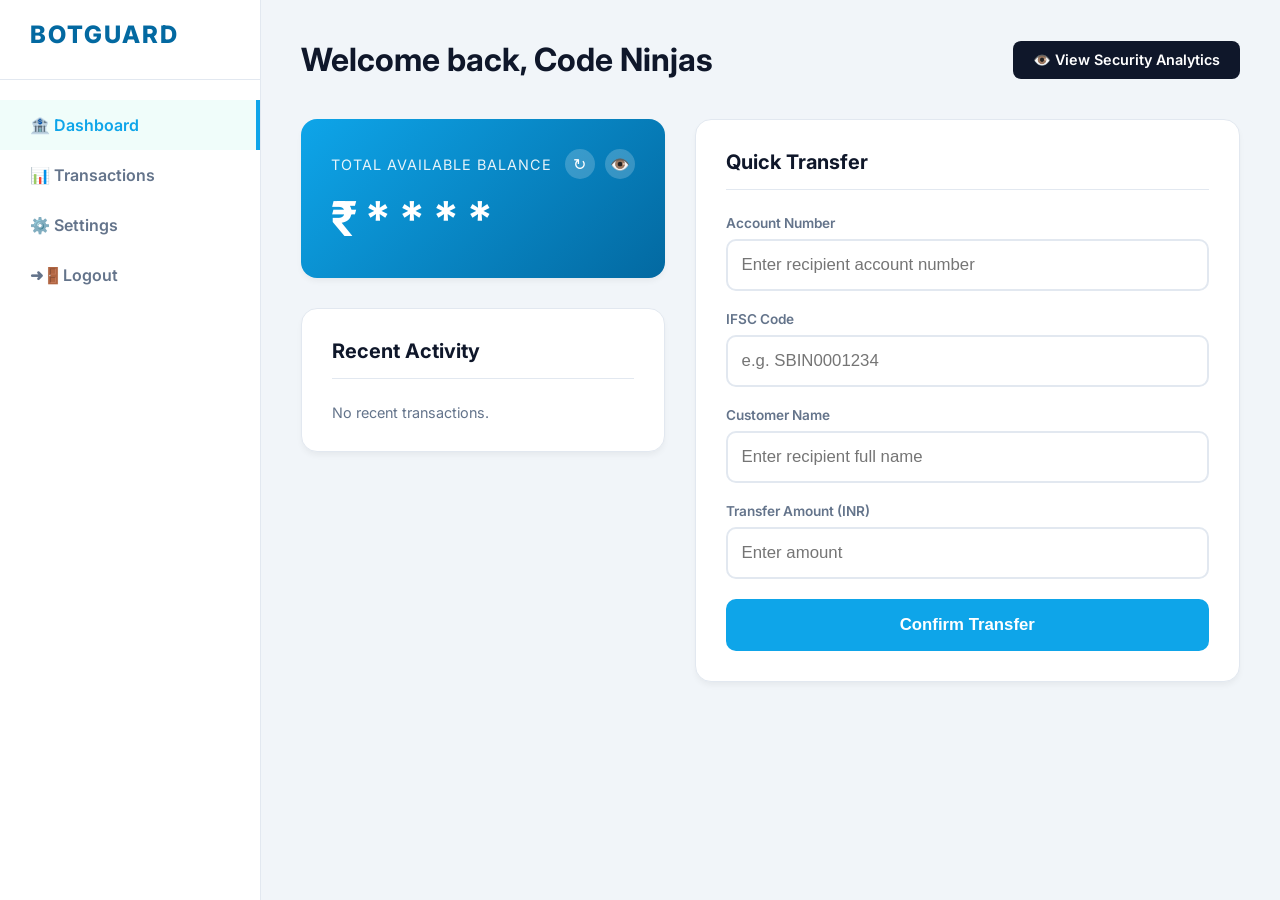
<file: BotGuard/index.html>
<!DOCTYPE html>
<html lang="en">
<head>
    <meta charset="UTF-8">
    <meta name="viewport" content="width=device-width, initial-scale=1.0">
    <title>B O T G U A R D | Dashboard</title>
    <link href="https://fonts.googleapis.com/css2?family=Inter:wght@300;400;500;600;700;800&display=swap" rel="stylesheet">
    <style>
        :root { --primary: #0ea5e9; --primary-dark: #0284c7; --bg-body: #f1f5f9; --bg-surface: #ffffff; --text-main: #0f172a; --text-muted: #64748b; --border: #e2e8f0; }
        body { margin: 0; font-family: 'Inter', sans-serif; background-color: var(--bg-body); color: var(--text-main); display: flex; height: 100vh; overflow: hidden; }
        .sidebar { width: 260px; background: var(--bg-surface); border-right: 1px solid var(--border); display: flex; flex-direction: column; padding: 20px 0; }
        .brand { font-size: 1.5rem; font-weight: 800; color: #0369a1; letter-spacing: 2px; padding: 0 30px 30px 30px; border-bottom: 1px solid var(--border); margin-bottom: 20px; }
        .nav-item { padding: 15px 30px; color: var(--text-muted); text-decoration: none; font-weight: 600; display: flex; align-items: center; gap: 10px; transition: all 0.2s; }
        .nav-item.active { color: var(--primary); background: #f0fdfa; border-right: 4px solid var(--primary); }
        .nav-item:hover:not(.active) { background: #f8fafc; color: var(--text-main); }
        .main-content { flex: 1; padding: 40px; overflow-y: auto; }
        .header { display: flex; justify-content: space-between; align-items: center; margin-bottom: 40px; }
        .header h1 { margin: 0; font-size: 2rem; color: var(--text-main); }
        .btn-analytics { background: #0f172a; color: white; padding: 10px 20px; border-radius: 8px; text-decoration: none; font-weight: 600; font-size: 0.9rem; display: flex; align-items: center; gap: 8px; transition: background 0.2s; }
        .btn-analytics:hover { background: #1e293b; }
        .dashboard-grid { display: grid; grid-template-columns: 1fr 1.5fr; gap: 30px; }
        .card { background: var(--bg-surface); border-radius: 16px; padding: 30px; box-shadow: 0 4px 6px -1px rgba(0, 0, 0, 0.05); border: 1px solid var(--border); }
        .balance-card { background: linear-gradient(135deg, #0ea5e9 0%, #0369a1 100%); color: white; border: none; }
        .balance-header { display: flex; justify-content: space-between; align-items: center; margin-bottom: 10px; }
        .balance-label { font-size: 0.9rem; opacity: 0.9; text-transform: uppercase; letter-spacing: 1px; }
        .balance-toggle { cursor: pointer; background: rgba(255, 255, 255, 0.2); border: none; border-radius: 50%; width: 30px; height: 30px; display: flex; align-items: center; justify-content: center; transition: background 0.2s; color: white; font-size: 1rem;}
        .balance-toggle:hover { background: rgba(255, 255, 255, 0.3); }
        .balance-amount { font-size: 3rem; font-weight: 700; margin: 0; letter-spacing: -1px; transition: all 0.3s ease; }
        .transaction-list { display: flex; flex-direction: column; gap: 15px; }
        .transaction-item { display: flex; justify-content: space-between; align-items: center; padding-bottom: 15px; border-bottom: 1px solid var(--border); animation: slideIn 0.3s ease-out; }
        @keyframes slideIn { from { opacity: 0; transform: translateX(-10px); } to { opacity: 1; transform: translateX(0); } }
        .tx-name { font-weight: 600; color: var(--text-main); margin-bottom: 4px; }
        .tx-details { font-size: 0.8rem; color: var(--text-muted); }
        .tx-amount { font-weight: 700; color: #ef4444; }
        .card-title { font-size: 1.25rem; font-weight: 700; margin: 0 0 25px 0; padding-bottom: 15px; border-bottom: 1px solid var(--border); }
        .input-group { margin-bottom: 20px; }
        .input-group label { display: block; font-size: 0.85rem; font-weight: 600; color: var(--text-muted); margin-bottom: 8px; }
        .input-group input { width: 100%; padding: 14px; border: 2px solid var(--border); border-radius: 10px; font-size: 1.05rem; box-sizing: border-box; outline: none; transition: border-color 0.2s; }
        .input-group input:focus { border-color: var(--primary); }
        .transfer-btn { width: 100%; padding: 16px; margin-top: 10px; background: var(--primary); color: white; border: none; border-radius: 10px; font-size: 1.05rem; font-weight: 600; cursor: pointer; transition: all 0.05s linear; position: relative; z-index: 2; }
        .transfer-btn:hover { background: var(--primary-dark); }
        .modal-overlay { display: none; position: fixed; top: 0; left: 0; right: 0; bottom: 0; background: rgba(15, 23, 42, 0.8); backdrop-filter: blur(5px); justify-content: center; align-items: center; z-index: 1000; }
        .modal-content { background: white; padding: 40px; border-radius: 20px; text-align: center; max-width: 400px; }
        .modal-content h2 { margin: 0 0 10px 0; }
        .modal-content p { color: var(--text-muted); margin-bottom: 30px; }
        .target-icon { font-size: 4rem; background: #f8fafc; border: 3px solid var(--primary); padding: 20px; border-radius: 50%; cursor: pointer; display: inline-block; user-select: none; }
        .target-icon:active { transform: scale(0.95); }
    </style>
</head>
<body>

    <aside class="sidebar">
        <div class="brand">BOTGUARD</div>
        <a href="#" class="nav-item active">🏦 Dashboard</a>
        <a href="transactions.html" class="nav-item">📊 Transactions</a>
        <a href="settings.html" class="nav-item">⚙️ Settings</a>
        <a href="login.html" class="nav-item">➜🚪Logout</a>
    </aside>

    <main class="main-content">
        <div class="header">
            <h1>Welcome back, Code Ninjas</h1>
            <a href="analytics.html" class="btn-analytics">👁️ View Security Analytics</a>
        </div>

        <div class="dashboard-grid">
            
            <div style="display: flex; flex-direction: column; gap: 30px;">
                <div class="card balance-card">
                    <div class="balance-header">
                        <div class="balance-label">Total Available Balance</div>
                        
                        <div style="display: flex; gap: 10px;">
                            <button class="balance-toggle" id="reset-demo-btn" title="Reset Demo Balance">↻</button>
                            <button class="balance-toggle" id="toggle-balance" title="Show/Hide Balance">👁️</button>
                        </div>
                    </div>
                    <div class="balance-amount" id="balance-display">₹ * * * *</div>
                </div>
                
                <div class="card">
                    <h3 class="card-title">Recent Activity</h3>
                    <div id="transaction-list" class="transaction-list">
                        <p id="no-tx-msg" style="color: var(--text-muted); font-size: 0.9rem; margin: 0;">No recent transactions.</p>
                    </div>
                </div>
            </div>

            <div class="card">
                <h2 class="card-title">Quick Transfer</h2>
                
                <div class="input-group">
                    <label>Account Number</label>
                    <input type="text" id="tx-account" placeholder="Enter recipient account number">
                </div>

                <div class="input-group">
                    <label>IFSC Code</label>
                    <input type="text" id="tx-ifsc" placeholder="e.g. SBIN0001234">
                </div>

                <div class="input-group">
                    <label>Customer Name</label>
                    <input type="text" id="tx-name" placeholder="Enter recipient full name">
                </div>
                
                <div class="input-group">
                    <label>Transfer Amount (INR)</label>
                    <input type="number" id="tx-amount" placeholder="Enter amount">
                </div>

                <div style="position: relative; margin-top: 10px;">
                    <div id="bot-trap-area" style="position: absolute; top: 0; left: 0; width: 100%; height: 100%; z-index: 1; border-radius: 10px; cursor: pointer; background: transparent;"></div>
                    
                    <button class="transfer-btn" id="transfer-btn" style="margin-top: 0; position: relative; z-index: 2;">Confirm Transfer</button>
                </div>
            </div>
        </div>
    </main>

    <div class="modal-overlay" id="security-modal">
        <div class="modal-content">
            <h2>Security Verification</h2>
            <p>Please tap the icon below to verify you are human and authorize this transfer.</p>
            <div class="target-icon" id="target-icon">🐶</div>
        </div>
    </div>

    <script>
        // --- CENTRAL LOGGING FUNCTION FOR TRAP KICKOUTS ---
        function logAuthAttempt(isBot, reason = "") {
            let history = JSON.parse(localStorage.getItem('botguardLoginHistory')) || [];
            const now = new Date();
            const dateStr = now.toLocaleDateString('en-US', { month: 'short', day: 'numeric', year: 'numeric' });
            const timeStr = now.toLocaleTimeString([], { hour: '2-digit', minute: '2-digit', second: '2-digit' });

            let riskLabel = isBot ? "High Risk" : "Normal Risk";
            if (reason) riskLabel += " - " + reason;

            history.unshift({
                date: dateStr,
                time: timeStr,
                entity: isBot ? "Bot Automation Detected" : "Human Verified",
                risk: riskLabel
            });

            // Keep only the 15 most recent logs
            if (history.length > 15) history.pop();
            localStorage.setItem('botguardLoginHistory', JSON.stringify(history));
        }

        // --- LOAD ENGINE CONFIGURATION ---
        const defaultSettings = { spatial: true, hardware: true, temporal: true, cursor: true };
        const engineSettings = JSON.parse(localStorage.getItem('botguardConfig')) || defaultSettings;

        // --- DYNAMIC BALANCE STATE ---
        let currentBalance = parseFloat(localStorage.getItem('botguardBalance'));
        if (isNaN(currentBalance)) currentBalance = 100000.00; 

        let isBalanceHidden = true;
        const balanceDisplay = document.getElementById('balance-display');
        const toggleBtn = document.getElementById('toggle-balance');
        const resetDemoBtn = document.getElementById('reset-demo-btn');

        function formatMoney(amount) {
            return '₹ ' + amount.toLocaleString('en-IN', { minimumFractionDigits: 2, maximumFractionDigits: 2 });
        }

        toggleBtn.addEventListener('click', () => {
            isBalanceHidden = !isBalanceHidden;
            if (isBalanceHidden) { balanceDisplay.innerText = '₹ * * * *'; toggleBtn.innerText = '👁️'; } 
            else { balanceDisplay.innerText = formatMoney(currentBalance); toggleBtn.innerText = '🙈'; }
        });

        resetDemoBtn.addEventListener('click', () => {
            currentBalance = 100000.00;
            localStorage.setItem('botguardBalance', currentBalance);
            localStorage.removeItem('botguardHistory'); 
            
            if (!isBalanceHidden) {
                balanceDisplay.innerText = formatMoney(currentBalance);
            }
            
            document.getElementById('transaction-list').innerHTML = '<p id="no-tx-msg" style="color: var(--text-muted); font-size: 0.9rem; margin: 0;">No recent transactions.</p>';
            alert("Demo Reset Successful!\n\nBalance restored to ₹ 100,000.00 and transaction history cleared.");
        });

        // Load existing transactions on page load
        function loadRecentActivity() {
            const txHistory = JSON.parse(localStorage.getItem('botguardHistory')) || [];
            const txList = document.getElementById('transaction-list');
            if (txHistory.length > 0) {
                document.getElementById('no-tx-msg').style.display = 'none';
                txList.innerHTML = ''; 
                txHistory.slice(0, 3).forEach(tx => {
                    const maskedAccount = '******' + tx.ref.slice(-4);
                    const formattedAmt = parseFloat(tx.amount).toLocaleString('en-IN', { minimumFractionDigits: 2, maximumFractionDigits: 2 });
                    txList.insertAdjacentHTML('beforeend', `<div class="transaction-item"><div><div class="tx-name">${tx.title}</div><div class="tx-details">${tx.date}</div></div><div class="tx-amount">-₹ ${formattedAmt}</div></div>`);
                });
            }
        }
        loadRecentActivity();

        // --- NEURO-SHIELD BEHAVIORAL TRAP LOGIC ---
        const behavioralData = {
            clickX: 0, clickY: 0, buttonShifted: false, gyroVariance: 'Disabled', reactionTimeMs: 'Disabled', cursorLinearity: 'Disabled'
        };

        const transferBtn = document.getElementById('transfer-btn');
        const botTrapArea = document.getElementById('bot-trap-area');
        const securityModal = document.getElementById('security-modal');
        const targetIcon = document.getElementById('target-icon');
        
        let hasWiggled = false;
        let appearanceTime = 0;
        let gyroReadings = [];
        let mousePath = [];

        // TRAP 1: The Wiggle
        transferBtn.addEventListener('mouseenter', () => {
            if (engineSettings.spatial && !hasWiggled) {
                transferBtn.style.transform = 'translateX(-20px)';
                hasWiggled = true;
                behavioralData.buttonShifted = true;
            }
        });

        // TRAP 1.5: The Honeypot Trigger (Active Killswitch)
        botTrapArea.addEventListener('click', () => {
            if (engineSettings.spatial && hasWiggled) {
                // --> FIX: LOG THE BOT DETECTION BEFORE KICKING THEM OUT! <--
                logAuthAttempt(true, "Rigid Spatial Script");
                
                alert("⚠️ NEURO-SHIELD ALERT: BOT DETECTED!\n\nRigid coordinate script identified. You clicked the exact old pixel where the button used to be.\n\nTerminating session and redirecting...");
                window.location.href = 'login.html';
            }
        });

        // TRAP 2: Gyroscope
        window.addEventListener('deviceorientation', (e) => {
            if (engineSettings.hardware && e.alpha !== null) {
                const movement = Math.abs(e.alpha) + Math.abs(e.beta) + Math.abs(e.gamma);
                gyroReadings.push(movement);
                if (gyroReadings.length > 50) gyroReadings.shift();
                
                if (gyroReadings.length >= 2) {
                    const mean = gyroReadings.reduce((a, b) => a + b) / gyroReadings.length;
                    const variance = gyroReadings.reduce((a, b) => a + Math.pow(b - mean, 2), 0) / gyroReadings.length;
                    behavioralData.gyroVariance = variance.toFixed(4);
                } else { behavioralData.gyroVariance = '0.0000'; }
            }
        });

        // TRAP 4: Cursor Trajectory (Drunk Cursor Test)
        window.addEventListener('mousemove', (e) => {
            if (engineSettings.cursor && mousePath.length < 500) { 
                mousePath.push({x: e.clientX, y: e.clientY});
            }
        });

        // Form Submission Click
        transferBtn.addEventListener('click', (e) => {
            const amountStr = document.getElementById('tx-amount').value;
            const name = document.getElementById('tx-name').value;
            const requestedAmount = parseFloat(amountStr);

            if(!amountStr || !name) { alert("Please fill in the transfer details first."); return; }
            if (requestedAmount <= 0) { alert("Please enter a valid transfer amount."); return; }
            if (requestedAmount > currentBalance) { alert("Transaction Failed: Insufficient funds."); return; }

            behavioralData.clickX = e.clientX;
            behavioralData.clickY = e.clientY;

            // Calculate Cursor Linearity
            if (engineSettings.cursor) {
                if (mousePath.length > 1) {
                    let actualDist = 0;
                    let start = mousePath[0];
                    let end = mousePath[mousePath.length - 1];
                    let straightDist = Math.hypot(end.x - start.x, end.y - start.y);

                    for (let i = 1; i < mousePath.length; i++) {
                        actualDist += Math.hypot(mousePath[i].x - mousePath[i - 1].x, mousePath[i].y - mousePath[i - 1].y);
                    }

                    // Linearity %: 100% means perfectly straight
                    let linearity = actualDist > 0 ? (straightDist / actualDist) * 100 : 100;
                    if (linearity > 100) linearity = 100; // Cap
                    behavioralData.cursorLinearity = linearity.toFixed(2) + "%";
                } else {
                    behavioralData.cursorLinearity = "100.00%"; // Teleported / No tracking
                }
            }

            // TRAP 3: Check Temporal Setting
            if (engineSettings.temporal) {
                securityModal.style.display = 'flex';
                appearanceTime = Date.now();
            } else {
                behavioralData.reactionTimeMs = 'Disabled';
                processTransaction();
            }
        });

        // TRAP 3 Completion Click
        targetIcon.addEventListener('click', () => {
            behavioralData.reactionTimeMs = Date.now() - appearanceTime;
            securityModal.style.display = 'none';
            processTransaction();
        });

        // Centralized Transaction Processing Function
        function processTransaction() {
            localStorage.setItem('botguardTelemetry', JSON.stringify(behavioralData));
            
            const transferAmount = parseFloat(document.getElementById('tx-amount').value);
            currentBalance -= transferAmount;
            localStorage.setItem('botguardBalance', currentBalance); 
            if (!isBalanceHidden) balanceDisplay.innerText = formatMoney(currentBalance);
            
            const name = document.getElementById('tx-name').value;
            const accountRaw = document.getElementById('tx-account').value || "0000";
            const maskedAccount = '******' + accountRaw.slice(-4);
            const formattedAmount = transferAmount.toLocaleString('en-IN', { minimumFractionDigits: 2, maximumFractionDigits: 2 });
            const timeString = new Date().toLocaleTimeString([], {hour: '2-digit', minute:'2-digit'});
            const dateString = new Date().toLocaleDateString('en-US', { month: 'short', day: 'numeric', year: 'numeric' });

            const newTransaction = {
                date: dateString, title: `Transfer to ${name}`, ref: `TXN-${Math.floor(Math.random() * 90000) + 10000}-RT`, category: "Peer Transfer", status: "Completed", amount: transferAmount, type: "debit"
            };

            let txHistory = JSON.parse(localStorage.getItem('botguardHistory')) || [];
            txHistory.unshift(newTransaction); 
            localStorage.setItem('botguardHistory', JSON.stringify(txHistory));

            const noMsg = document.getElementById('no-tx-msg');
            if (noMsg) noMsg.style.display = 'none';

            const txList = document.getElementById('transaction-list');
            const newTxHTML = `<div class="transaction-item"><div><div class="tx-name">${newTransaction.title}</div><div class="tx-details">Account: ${maskedAccount} • ${dateString} at ${timeString}</div></div><div class="tx-amount">-₹ ${formattedAmount}</div></div>`;
            txList.insertAdjacentHTML('afterbegin', newTxHTML);

            // Clean up states for next transfer
            document.querySelectorAll('#tx-account, #tx-ifsc, #tx-name, #tx-amount').forEach(el => el.value = '');
            transferBtn.style.transform = 'translateX(0px)';
            hasWiggled = false;
            mousePath = [];

            alert("Transfer Processed! It will now appear on your Transactions page.");
        }
    </script>
</body>
</html>
</file>
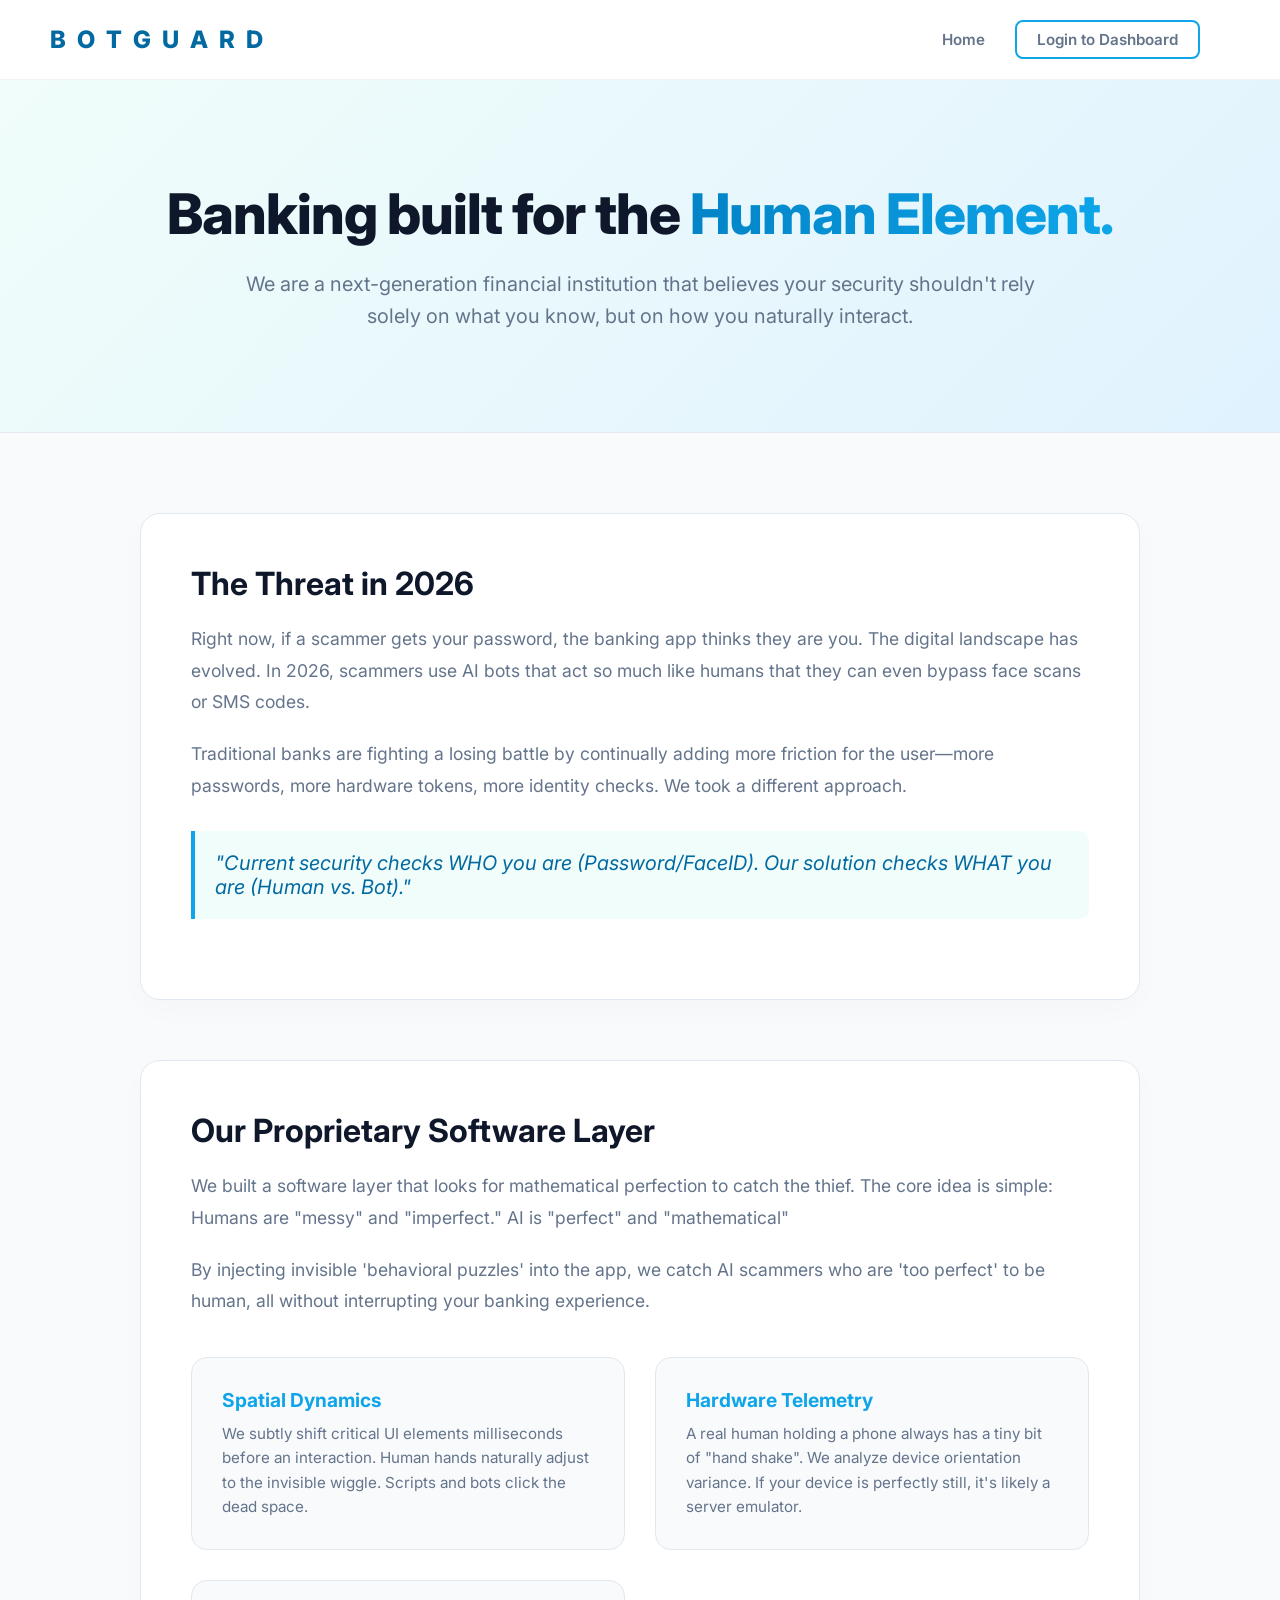
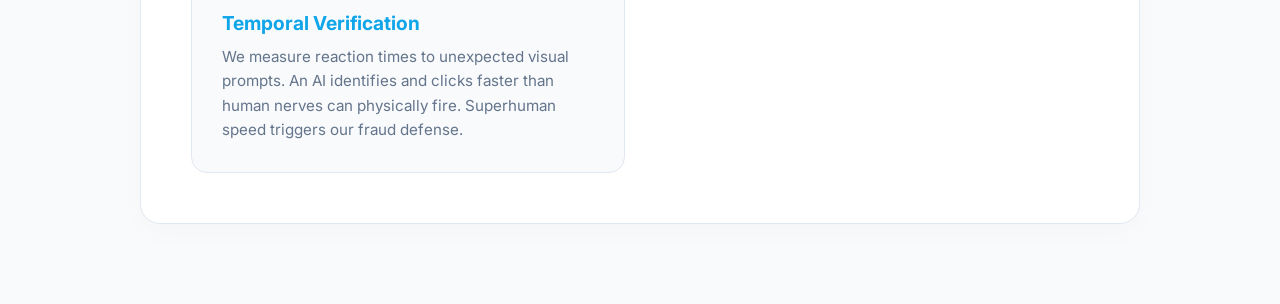
<file: BotGuard/about.html>
<!DOCTYPE html>
<html lang="en">
<head>
    <meta charset="UTF-8">
    <meta name="viewport" content="width=device-width, initial-scale=1.0">
    <title>B O T G U A R D | About Us</title>
    <link href="https://fonts.googleapis.com/css2?family=Inter:wght@300;400;500;600;700;800&display=swap" rel="stylesheet">
    <style>
        /* --- GLOBAL VARIABLES --- */
        :root {
            --primary: #0ea5e9;
            --primary-hover: #0284c7;
            --text-main: #0f172a;
            --text-muted: #64748b;
            --border-color: #e2e8f0;
            --bg-light: #ffffff;
            --bg-offset: #f8fafc;
        }

        body, html {
            margin: 0;
            padding: 0;
            font-family: 'Inter', sans-serif;
            background-color: var(--bg-offset);
            color: var(--text-main);
            scroll-behavior: smooth;
        }

        /* --- NAVBAR --- */
        .navbar {
            display: flex;
            justify-content: space-between;
            align-items: center;
            padding: 20px 50px;
            background: rgba(255, 255, 255, 0.9);
            backdrop-filter: blur(10px);
            -webkit-backdrop-filter: blur(10px);
            border-bottom: 1px solid rgba(0, 0, 0, 0.05);
            position: sticky;
            top: 0;
            z-index: 100;
        }

        .logo {
            font-size: 1.5rem;
            font-weight: 800;
            letter-spacing: 3px;
            color: #0369a1;
            text-transform: uppercase;
            text-decoration: none;
        }

        .nav-links {
            display: flex;
            align-items: center;
        }

        .nav-links a {
            text-decoration: none;
            color: var(--text-muted);
            font-weight: 600;
            font-size: 0.95rem;
            margin-right: 30px;
            transition: color 0.2s ease;
        }

        .nav-links a:hover {
            color: var(--primary);
        }
        
        .btn-outline {
            border: 2px solid var(--primary);
            color: var(--primary);
            padding: 8px 20px;
            border-radius: 8px;
            font-weight: 600;
            text-decoration: none;
            transition: all 0.2s;
        }

        .btn-outline:hover {
            background: var(--primary);
            color: white;
        }

        /* --- MAIN HERO SECTION --- */
        .about-hero {
            padding: 100px 20px;
            text-align: center;
            background: linear-gradient(135deg, #f0fdfa 0%, #e0f2fe 100%);
            border-bottom: 1px solid var(--border-color);
        }

        .about-hero h1 {
            font-size: 3.5rem;
            font-weight: 800;
            letter-spacing: -1px;
            margin: 0 0 20px 0;
            color: var(--text-main);
        }

        .about-hero h1 span {
            background: linear-gradient(to right, #0284c7, #0ea5e9);
            -webkit-background-clip: text;
            background-clip: text;
            -webkit-text-fill-color: transparent;
        }

        .about-hero p {
            font-size: 1.25rem;
            color: var(--text-muted);
            max-width: 800px;
            margin: 0 auto;
            line-height: 1.6;
        }

        /* --- CONTENT SECTION --- */
        .content-section {
            padding: 80px 20px;
            max-width: 1000px;
            margin: 0 auto;
            display: flex;
            flex-direction: column;
            gap: 60px;
        }

        .text-block {
            background: white;
            padding: 50px;
            border-radius: 20px;
            box-shadow: 0 10px 30px rgba(0,0,0,0.02);
            border: 1px solid var(--border-color);
        }

        .text-block h2 {
            font-size: 2rem;
            margin-top: 0;
            margin-bottom: 20px;
            color: var(--text-main);
        }

        .text-block p {
            font-size: 1.1rem;
            color: var(--text-muted);
            line-height: 1.8;
            margin-bottom: 20px;
        }

        .highlight-quote {
            border-left: 4px solid var(--primary);
            padding-left: 20px;
            margin: 30px 0;
            font-size: 1.25rem;
            font-style: italic;
            color: #0369a1;
            background: #f0fdfa;
            padding: 20px;
            border-radius: 0 10px 10px 0;
        }

        /* --- THE ARCHITECTURE GRID --- */
        .grid-container {
            display: grid;
            grid-template-columns: repeat(auto-fit, minmax(280px, 1fr));
            gap: 30px;
            margin-top: 40px;
        }

        .card {
            background: #f8fafc;
            padding: 30px;
            border-radius: 16px;
            border: 1px solid var(--border-color);
        }

        .card h3 {
            font-size: 1.2rem;
            margin: 0 0 10px 0;
            color: var(--primary);
        }

        .card p {
            color: var(--text-muted);
            line-height: 1.6;
            font-size: 0.95rem;
            margin: 0;
        }
    </style>
</head>
<body>

    <nav class="navbar">
        <a href="landing.html" class="logo">B O T G U A R D</a>
        <div class="nav-links">
            <a href="landing.html">Home</a>
            <a href="login.html" class="btn-outline">Login to Dashboard</a>
        </div>
    </nav>

    <section class="about-hero">
        <h1>Banking built for the <span>Human Element.</span></h1>
        <p>We are a next-generation financial institution that believes your security shouldn't rely solely on what you know, but on how you naturally interact.</p>
    </section>

    <section class="content-section">
        
        <div class="text-block">
            <h2>The Threat in 2026</h2>
            <p>Right now, if a scammer gets your password, the banking app thinks they are you. The digital landscape has evolved. In 2026, scammers use AI bots that act so much like humans that they can even bypass face scans or SMS codes.</p>
            <p>Traditional banks are fighting a losing battle by continually adding more friction for the user—more passwords, more hardware tokens, more identity checks. We took a different approach.</p>
            
            <div class="highlight-quote">
                "Current security checks WHO you are (Password/FaceID). Our solution checks WHAT you are (Human vs. Bot)."
            </div>
        </div>

        <div class="text-block">
            <h2>Our Proprietary Software Layer</h2>
            <p>We built a software layer that looks for mathematical perfection to catch the thief. The core idea is simple: Humans are "messy" and "imperfect." AI is "perfect" and "mathematical"</p>
            <p>By injecting invisible 'behavioral puzzles' into the app, we catch AI scammers who are 'too perfect' to be human, all without interrupting your banking experience.</p>
            
            <div class="grid-container">
                <div class="card">
                    <h3>Spatial Dynamics</h3>
                    <p>We subtly shift critical UI elements milliseconds before an interaction. Human hands naturally adjust to the invisible wiggle. Scripts and bots click the dead space.</p>
                </div>
                <div class="card">
                    <h3>Hardware Telemetry</h3>
                    <p>A real human holding a phone always has a tiny bit of "hand shake". We analyze device orientation variance. If your device is perfectly still, it's likely a server emulator.</p>
                </div>
                <div class="card">
                    <h3>Temporal Verification</h3>
                    <p>We measure reaction times to unexpected visual prompts. An AI identifies and clicks faster than human nerves can physically fire. Superhuman speed triggers our fraud defense.</p>
                </div>
            </div>
        </div>

    </section>

</body>
</html>
</file>
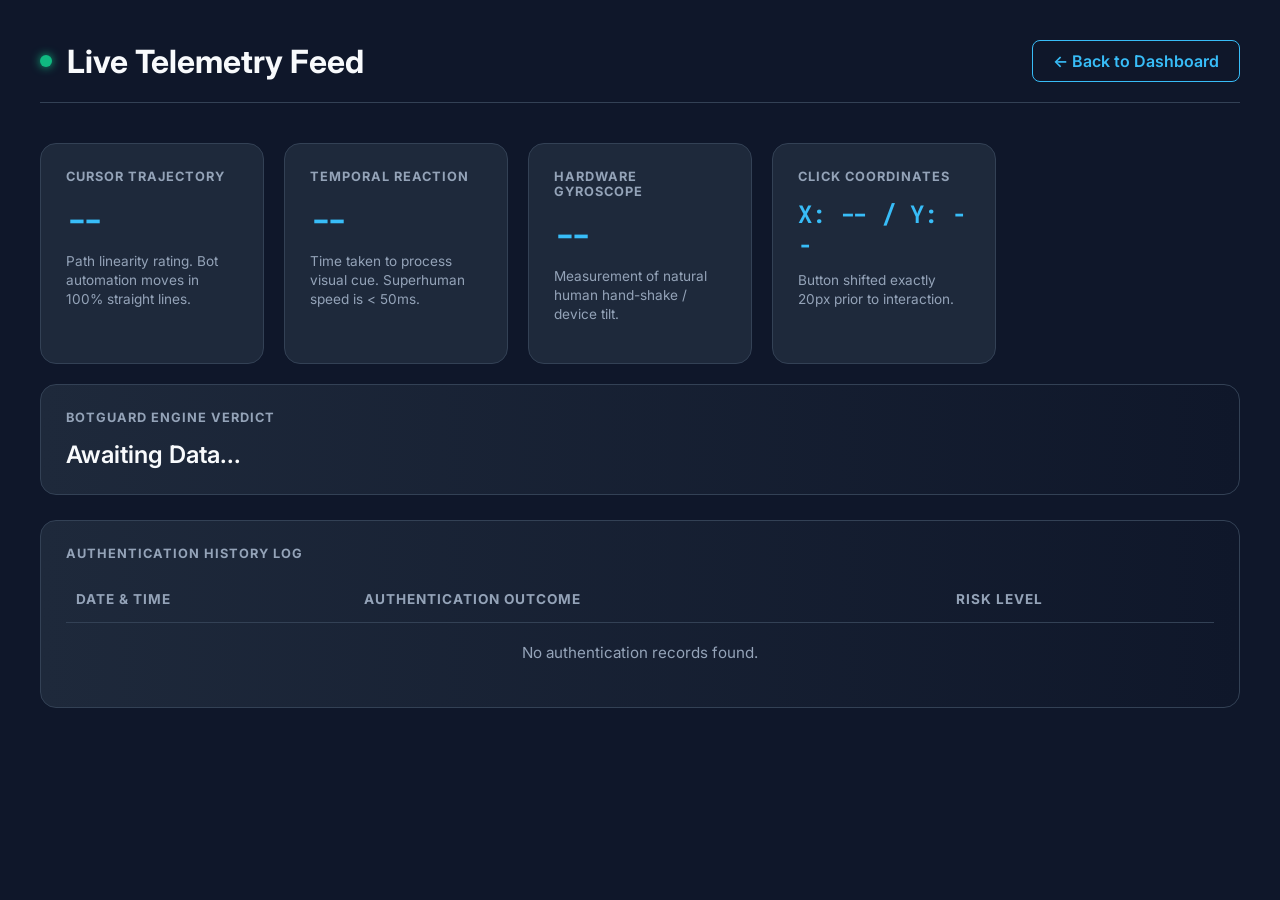
<file: BotGuard/analytics.html>
<!DOCTYPE html>
<html lang="en">

<head>
    <meta charset="UTF-8">
    <meta name="viewport" content="width=device-width, initial-scale=1.0">
    <title>B O T G U A R D | Security Analytics</title>
    <link href="https://fonts.googleapis.com/css2?family=JetBrains+Mono:wght@400;700&family=Inter:wght@400;600&display=swap" rel="stylesheet">
    <style>
        :root {
            --bg-dark: #0f172a; --card-dark: #1e293b; --accent: #38bdf8; 
            --success: #10b981; --danger: #ef4444; --text-light: #f8fafc; 
            --text-muted: #94a3b8; --disabled: #64748b;
        }

        body { margin: 0; font-family: 'Inter', sans-serif; background-color: var(--bg-dark); color: var(--text-light); padding: 40px; }
        .header { display: flex; justify-content: space-between; align-items: center; margin-bottom: 40px; padding-bottom: 20px; border-bottom: 1px solid #334155; }
        .header h1 { margin: 0; font-size: 2rem; color: var(--text-light); display: flex; align-items: center; gap: 15px; }
        
        .status-dot { width: 12px; height: 12px; background-color: var(--success); border-radius: 50%; box-shadow: 0 0 10px var(--success); animation: pulse 2s infinite; }
        .status-dot.off { background-color: var(--disabled); box-shadow: none; animation: none; }
        @keyframes pulse { 0% { box-shadow: 0 0 0 0 rgba(16, 185, 129, 0.7); } 70% { box-shadow: 0 0 0 10px rgba(16, 185, 129, 0); } 100% { box-shadow: 0 0 0 0 rgba(16, 185, 129, 0); } }
        
        .btn-back { background: transparent; color: var(--accent); border: 1px solid var(--accent); padding: 10px 20px; border-radius: 8px; text-decoration: none; font-weight: 600; transition: all 0.2s; }
        .btn-back:hover { background: rgba(56, 189, 248, 0.1); }
        
        .grid { display: grid; grid-template-columns: repeat(auto-fit, minmax(220px, 1fr)); gap: 20px; margin-bottom: 25px; }
        .data-card { background: var(--card-dark); border-radius: 16px; padding: 25px; border: 1px solid #334155; }
        .card-title { font-size: 0.8rem; text-transform: uppercase; letter-spacing: 1px; color: var(--text-muted); margin: 0 0 15px 0; }
        .data-value { font-family: 'JetBrains Mono', monospace; font-size: 2rem; font-weight: 700; color: var(--accent); margin: 0; }
        .data-value.disabled { color: var(--disabled); }
        .data-subtext { font-size: 0.85rem; color: var(--text-muted); margin-top: 10px; line-height: 1.4; }
        
        .full-width-card { grid-column: 1 / -1; background: linear-gradient(90deg, #1e293b 0%, #0f172a 100%); }
        .verdict { font-size: 1.5rem; font-weight: 600; display: flex; align-items: center; gap: 10px; }
        .human { color: var(--success); } .bot { color: var(--danger); } .system-off { color: var(--disabled); }

        /* AUTH LOG TABLE STYLES */
        .auth-table { width: 100%; border-collapse: collapse; text-align: left; margin-top: 10px; }
        .auth-table th { padding: 15px 10px; color: var(--text-muted); font-size: 0.85rem; border-bottom: 1px solid #334155; text-transform: uppercase; letter-spacing: 1px; }
        .auth-table td { padding: 18px 10px; border-bottom: 1px solid #1e293b; color: var(--text-light); font-size: 0.95rem; }
        .auth-table tr:last-child td { border-bottom: none; }
        .risk-badge { padding: 6px 12px; border-radius: 20px; font-size: 0.75rem; font-weight: 700; letter-spacing: 0.5px; display: inline-block; }
    </style>
</head>

<body>

    <div class="header">
        <h1>
            <div class="status-dot" id="main-status-dot"></div> Live Telemetry Feed
        </h1>
        <a href="index.html" class="btn-back">← Back to Dashboard</a>
    </div>

    <div class="grid">
        <div class="data-card">
            <h2 class="card-title">Cursor Trajectory</h2>
            <p class="data-value" id="val-cursor">--</p>
            <p class="data-subtext">Path linearity rating. Bot automation moves in 100% straight lines.</p>
        </div>
        <div class="data-card">
            <h2 class="card-title">Temporal Reaction</h2>
            <p class="data-value" id="val-time">--</p>
            <p class="data-subtext">Time taken to process visual cue. Superhuman speed is < 50ms.</p>
        </div>
        <div class="data-card">
            <h2 class="card-title">Hardware Gyroscope</h2>
            <p class="data-value" id="val-gyro">--</p>
            <p class="data-subtext">Measurement of natural human hand-shake / device tilt.</p>
        </div>
        <div class="data-card">
            <h2 class="card-title">Click Coordinates</h2>
            <p class="data-value" style="font-size: 1.5rem; margin-top: 10px;" id="val-coords">X: -- / Y: --</p>
            <p class="data-subtext">Button shifted exactly 20px prior to interaction.</p>
        </div>

        <div class="data-card full-width-card">
            <h2 class="card-title">BOTGUARD Engine Verdict</h2>
            <div class="verdict" id="verdict-display">Awaiting Data...</div>
        </div>
    </div>

    <div class="data-card full-width-card" style="margin-top: 25px;">
        <h2 class="card-title">Authentication History Log</h2>
        <table class="auth-table">
            <thead>
                <tr>
                    <th>Date & Time</th>
                    <th>Authentication Outcome</th>
                    <th>Risk Level</th>
                </tr>
            </thead>
            <tbody id="auth-history-body">
                </tbody>
        </table>
    </div>

    <script>
        // --- 1. ENGINE VERDICT LOGIC (Transfer Telemetry) ---
        const rawData = localStorage.getItem('botguardTelemetry');
        const rawConfig = localStorage.getItem('botguardConfig');
        const config = rawConfig ? JSON.parse(rawConfig) : { spatial: true, hardware: true, temporal: true, cursor: true };

        if (rawData) {
            const telemetry = JSON.parse(rawData);

            const timeDisplay = document.getElementById('val-time');
            const gyroDisplay = document.getElementById('val-gyro');
            const coordsDisplay = document.getElementById('val-coords');
            const cursorDisplay = document.getElementById('val-cursor');

            if (config.temporal) { timeDisplay.innerText = (telemetry.reactionTimeMs === 'Disabled' ? '0' : telemetry.reactionTimeMs) + 'ms'; } 
            else { timeDisplay.innerText = '0ms'; timeDisplay.classList.add('disabled'); }

            if (config.hardware) { gyroDisplay.innerText = (telemetry.gyroVariance === 'Disabled' ? '0.0000' : telemetry.gyroVariance); } 
            else { gyroDisplay.innerText = '0.0000'; gyroDisplay.classList.add('disabled'); }

            if (config.spatial) { coordsDisplay.innerText = `X: ${telemetry.clickX} / Y: ${telemetry.clickY}`; } 
            else { coordsDisplay.innerText = `X: 0 / Y: 0`; coordsDisplay.classList.add('disabled'); }

            if (config.cursor) { cursorDisplay.innerText = (telemetry.cursorLinearity === 'Disabled' ? '0.00%' : telemetry.cursorLinearity); } 
            else { cursorDisplay.innerText = '0.00%'; cursorDisplay.classList.add('disabled'); }

            const verdictDisplay = document.getElementById('verdict-display');
            const statusDot = document.getElementById('main-status-dot');

            if (!config.spatial && !config.hardware && !config.temporal && !config.cursor) {
                verdictDisplay.innerHTML = '⚙️ Settings for Botguard are turned off';
                verdictDisplay.className = 'verdict system-off';
                statusDot.className = 'status-dot off';
            } else {
                let isBot = false;
                let botTriggers = [];

                if (config.temporal && telemetry.reactionTimeMs !== 'Disabled' && telemetry.reactionTimeMs < 50) {
                    isBot = true; botTriggers.push("Superhuman Speed");
                }
                if (config.hardware && telemetry.gyroVariance === "0.0000" && config.temporal && telemetry.reactionTimeMs < 50) {
                    botTriggers.push("Zero Hardware Variance");
                }
                if (config.cursor && telemetry.cursorLinearity !== 'Disabled' && parseFloat(telemetry.cursorLinearity) > 99.9) {
                    isBot = true; botTriggers.push("Perfectly Linear Mouse Path");
                }

                if (isBot) {
                    verdictDisplay.innerHTML = `⚠️ BOT DETECTED (${botTriggers.join(' + ')})`;
                    verdictDisplay.className = 'verdict bot';
                } else {
                    if (config.hardware && telemetry.gyroVariance === "0.0000") {
                        verdictDisplay.innerHTML = '✅ HUMAN VERIFIED (Desktop / Flat Surface Mode)';
                    } else {
                        verdictDisplay.innerHTML = '✅ HUMAN VERIFIED (Natural biological variance identified)';
                    }
                    verdictDisplay.className = 'verdict human';
                }
            }
        }

        // --- 2. RENDER AUTHENTICATION HISTORY ---
        const authHistory = JSON.parse(localStorage.getItem('botguardLoginHistory')) || [];
        const authBody = document.getElementById('auth-history-body');

        if (authHistory.length === 0) {
            authBody.innerHTML = '<tr><td colspan="3" style="padding: 20px 10px; color: var(--text-muted); text-align: center;">No authentication records found.</td></tr>';
        } else {
            authHistory.forEach(log => {
                // We use .includes() so it perfectly matches strings like "High Risk - Rigid Spatial Script"
                const isHighRisk = log.risk && log.risk.includes('High');
                
                // Solid Red background and White text for Bots. Green transparent for Humans.
                const riskColor = isHighRisk ? '#ffffff' : 'var(--success)';
                const bgBadge = isHighRisk ? 'var(--danger)' : 'rgba(16, 185, 129, 0.1)';
                
                const row = `
                    <tr>
                        <td>
                            <div style="font-weight: 600;">${log.date}</div>
                            <div style="font-size: 0.8rem; color: var(--text-muted); margin-top: 4px;">${log.time}</div>
                        </td>
                        <td style="font-weight: 600;">${log.entity}</td>
                        <td>
                            <span class="risk-badge" style="background: ${bgBadge}; color: ${riskColor};">
                                ${log.risk}
                            </span>
                        </td>
                    </tr>
                `;
                authBody.insertAdjacentHTML('beforeend', row);
            });
        }
    </script>
</body>

</html>
</file>
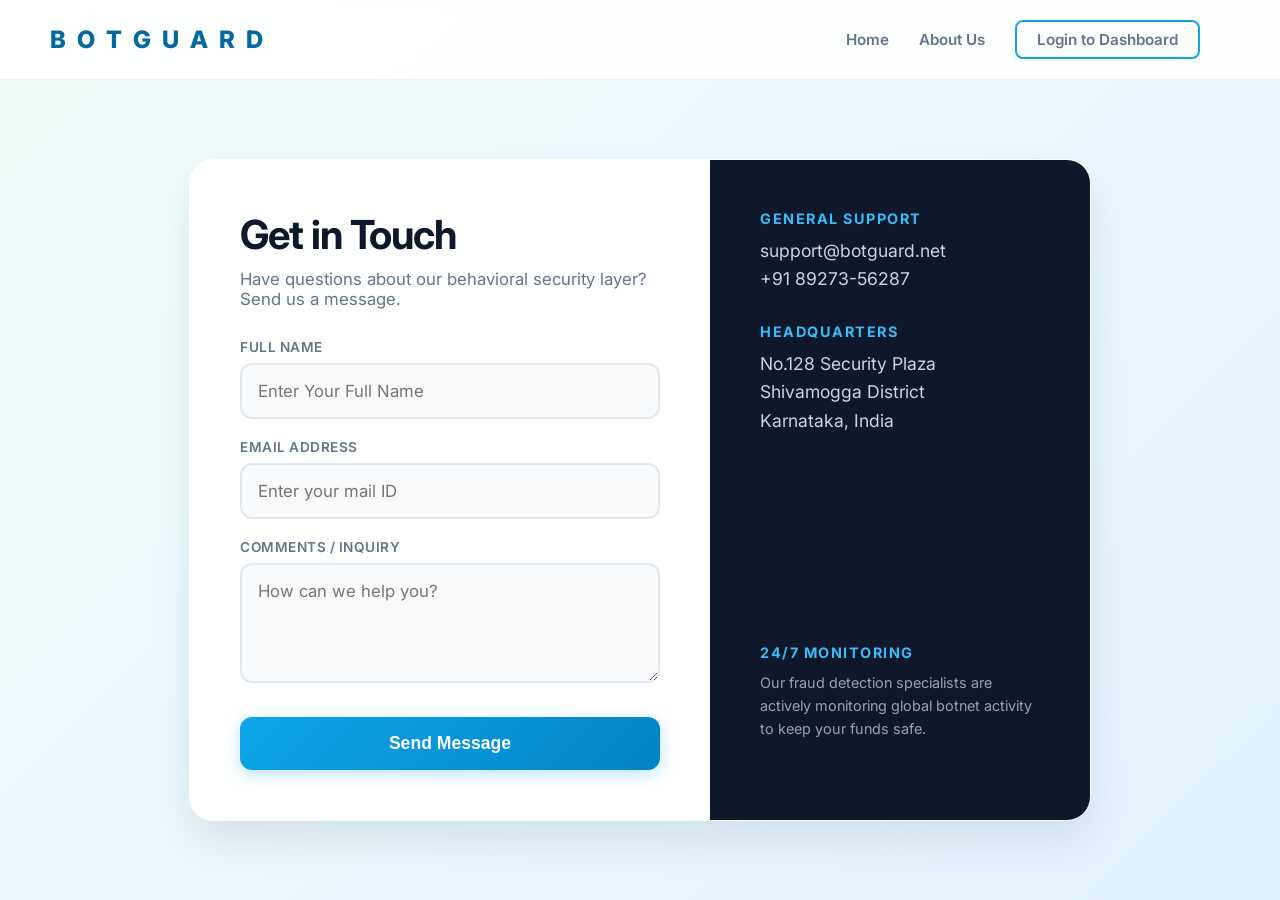
<file: BotGuard/contactus.html>
<!DOCTYPE html>
<html lang="en">
<head>
    <meta charset="UTF-8">
    <meta name="viewport" content="width=device-width, initial-scale=1.0">
    <title>B O T G U A R D | Contact Support</title>
    <link href="https://fonts.googleapis.com/css2?family=Inter:wght@300;400;500;600;700;800&display=swap" rel="stylesheet">
    <style>
        /* --- GLOBAL VARIABLES --- */
        :root {
            --primary: #0ea5e9;
            --primary-hover: #0284c7;
            --text-main: #0f172a;
            --text-muted: #64748b;
            --border-color: #e2e8f0;
            --bg-light: #ffffff;
            --bg-offset: #f8fafc;
        }

        body, html {
            margin: 0;
            padding: 0;
            font-family: 'Inter', sans-serif;
            background: linear-gradient(135deg, #f0fdfa 0%, #e0f2fe 100%);
            color: var(--text-main);
            min-height: 100vh;
            display: flex;
            flex-direction: column;
        }

        /* --- NAVBAR --- */
        .navbar {
            display: flex;
            justify-content: space-between;
            align-items: center;
            padding: 20px 50px;
            background: rgba(255, 255, 255, 0.9);
            backdrop-filter: blur(10px);
            -webkit-backdrop-filter: blur(10px);
            border-bottom: 1px solid rgba(0, 0, 0, 0.05);
            position: sticky;
            top: 0;
            z-index: 100;
        }

        .logo {
            font-size: 1.5rem;
            font-weight: 800;
            letter-spacing: 3px;
            color: #0369a1;
            text-transform: uppercase;
            text-decoration: none;
        }

        .nav-links {
            display: flex;
            align-items: center;
        }

        .nav-links a {
            text-decoration: none;
            color: var(--text-muted);
            font-weight: 600;
            font-size: 0.95rem;
            margin-right: 30px;
            transition: color 0.2s ease;
        }

        .nav-links a:hover {
            color: var(--primary);
        }

        .btn-outline {
            border: 2px solid var(--primary);
            color: var(--primary);
            padding: 8px 20px;
            border-radius: 8px;
            font-weight: 600;
            text-decoration: none;
            transition: all 0.2s;
        }

        .btn-outline:hover {
            background: var(--primary);
            color: white;
        }

        /* --- MAIN CONTENT --- */
        .contact-container {
            flex-grow: 1;
            display: flex;
            justify-content: center;
            align-items: center;
            padding: 40px 20px;
        }

        .contact-card {
            background: var(--bg-light);
            width: 100%;
            max-width: 900px;
            border-radius: 24px;
            box-shadow: 0 20px 40px rgba(0,0,0,0.08);
            border: 1px solid rgba(255, 255, 255, 0.5);
            display: flex;
            overflow: hidden;
            animation: slideUp 0.5s ease-out;
        }

        @keyframes slideUp {
            from { opacity: 0; transform: translateY(20px); }
            to { opacity: 1; transform: translateY(0); }
        }

        /* --- FORM SIDE (LEFT) --- */
        .form-side {
            flex: 1.5;
            padding: 50px;
        }

        .form-side h1 {
            font-size: 2.5rem;
            margin: 0 0 10px 0;
            color: var(--text-main);
            letter-spacing: -1px;
        }

        .form-side p {
            color: var(--text-muted);
            margin: 0 0 30px 0;
            font-size: 1.05rem;
        }

        .input-group {
            margin-bottom: 20px;
        }

        .input-group label {
            display: block;
            font-size: 0.85rem;
            font-weight: 600;
            color: var(--text-muted);
            margin-bottom: 8px;
            text-transform: uppercase;
            letter-spacing: 0.5px;
        }

        .input-group input, 
        .input-group textarea {
            width: 100%;
            padding: 16px;
            border: 2px solid var(--border-color);
            border-radius: 12px;
            font-size: 1.05rem;
            font-family: 'Inter', sans-serif;
            color: var(--text-main);
            background-color: #f8fafc;
            box-sizing: border-box;
            transition: all 0.3s ease;
        }

        .input-group textarea {
            resize: vertical;
            min-height: 120px;
        }

        .input-group input:focus, 
        .input-group textarea:focus {
            outline: none;
            border-color: var(--primary);
            background-color: white;
            box-shadow: 0 0 0 4px rgba(14, 165, 233, 0.15);
        }

        .submit-btn {
            width: 100%;
            padding: 16px;
            margin-top: 10px;
            background: linear-gradient(135deg, #0ea5e9 0%, #0284c7 100%);
            color: white;
            border: none;
            border-radius: 12px;
            font-size: 1.1rem;
            font-weight: 600;
            cursor: pointer;
            box-shadow: 0 4px 15px rgba(14, 165, 233, 0.3);
            transition: all 0.2s ease;
        }

        .submit-btn:hover {
            transform: translateY(-2px);
            box-shadow: 0 8px 20px rgba(14, 165, 233, 0.4);
        }

        /* --- INFO SIDE (RIGHT) --- */
        .info-side {
            flex: 1;
            background: #0f172a;
            color: white;
            padding: 50px;
            display: flex;
            flex-direction: column;
            justify-content: space-between;
        }

        .info-block {
            margin-bottom: 30px;
        }

        .info-block h3 {
            color: #38bdf8;
            font-size: 0.9rem;
            text-transform: uppercase;
            letter-spacing: 1.5px;
            margin: 0 0 10px 0;
        }

        .info-block p {
            margin: 0;
            font-size: 1.1rem;
            line-height: 1.6;
            color: #cbd5e1;
        }

        /* Responsive Design */
        @media (max-width: 768px) {
            .contact-card {
                flex-direction: column;
            }
            .form-side, .info-side {
                padding: 30px;
            }
            .navbar {
                padding: 20px;
            }
            .nav-links {
                display: none; /* Simplifies mobile nav for the demo */
            }
        }
    </style>
</head>
<body>

    <nav class="navbar">
        <a href="landing.html" class="logo">B O T G U A R D</a>
        <div class="nav-links">
            <a href="landing.html">Home</a>
            <a href="about.html">About Us</a>
            <a href="login.html" class="btn-outline">Login to Dashboard</a>
        </div>
    </nav>

    <main class="contact-container">
        <div class="contact-card">
            
            <div class="form-side">
                <h1>Get in Touch</h1>
                <p>Have questions about our behavioral security layer? Send us a message.</p>

                <form onsubmit="event.preventDefault(); alert('Message Sent! Our security team will review it shortly.'); this.reset();">
                    <div class="input-group">
                        <label>Full Name</label>
                        <input type="text" placeholder="Enter Your Full Name" required>
                    </div>

                    <div class="input-group">
                        <label>Email Address</label>
                        <input type="email" placeholder="Enter your mail ID" required>
                    </div>

                    <div class="input-group">
                        <label>Comments / Inquiry</label>
                        <textarea placeholder="How can we help you?" required></textarea>
                    </div>

                    <button type="submit" class="submit-btn">Send Message</button>
                </form>
            </div>

            <div class="info-side">
                <div>
                    <div class="info-block">
                        <h3>General Support</h3>
                        <p>support@botguard.net<br>+91 89273-56287</p>
                    </div>
                    
                    <div class="info-block">
                        <h3>Headquarters</h3>
                        <p>No.128 Security Plaza<br>Shivamogga District<br>Karnataka, India</p>
                    </div>
                </div>

                <div class="info-block">
                    <h3>24/7 Monitoring</h3>
                    <p style="font-size: 0.9rem; color: #94a3b8;">Our fraud detection specialists are actively monitoring global botnet activity to keep your funds safe.</p>
                </div>
            </div>

        </div>
    </main>

</body>
</html>
</file>
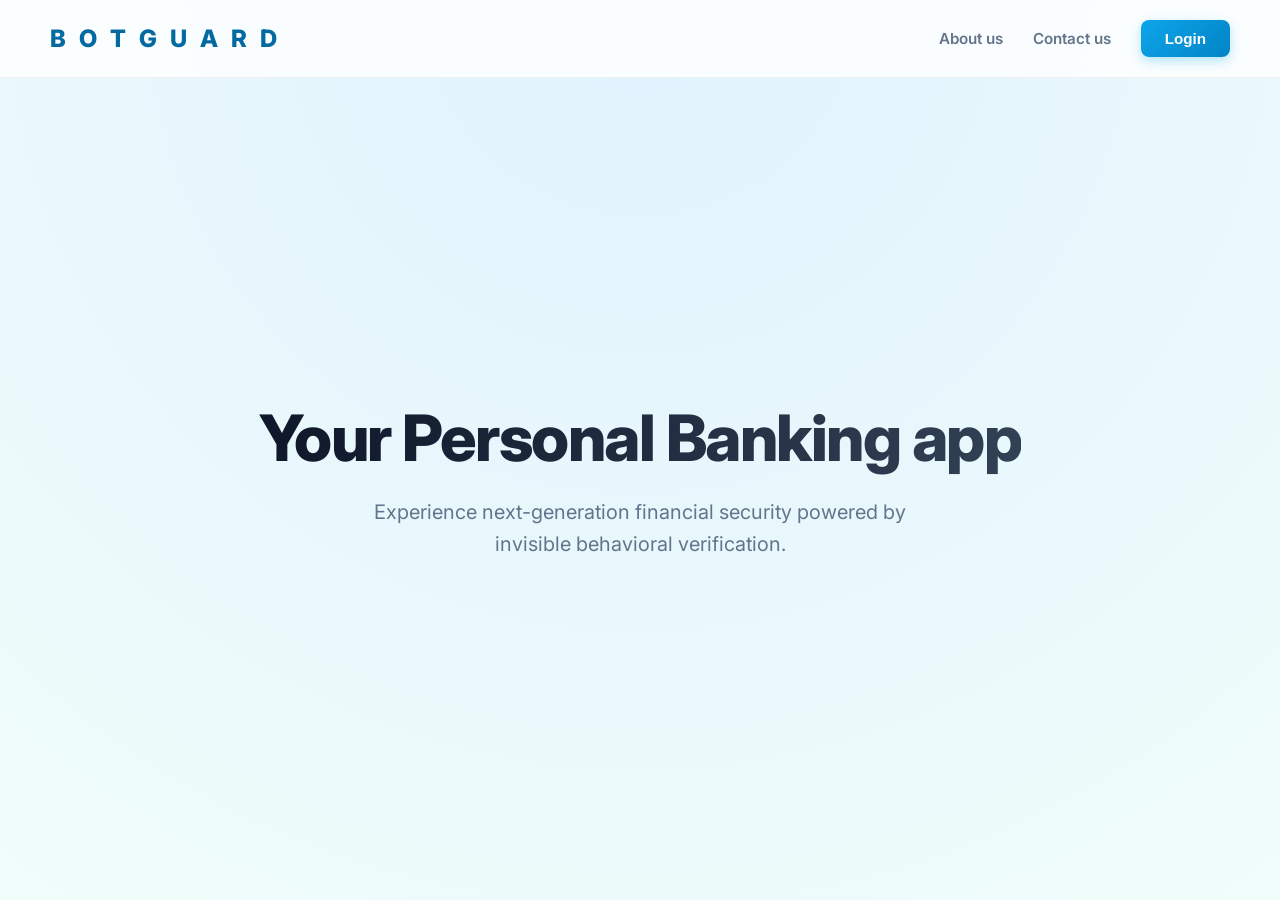
<file: BotGuard/landing.html>
<!DOCTYPE html>
<html lang="en">
<head>
    <meta charset="UTF-8">
    <meta name="viewport" content="width=device-width, initial-scale=1.0">
    <title>B O T G U A R D | Secure Banking</title>
    <link href="https://fonts.googleapis.com/css2?family=Inter:wght@400;500;600;700;800&display=swap" rel="stylesheet">
    <style>
        /* --- GLOBAL STYLES --- */
        :root {
            --primary: #0ea5e9;
            --primary-hover: #0284c7;
            --bg-color: #f8fafc;
            --text-main: #0f172a;
            --text-muted: #64748b;
        }

        body {
            font-family: 'Inter', sans-serif;
            margin: 0;
            padding: 0;
            background: radial-gradient(circle at top, #e0f2fe 0%, #f0fdfa 100%);
            color: var(--text-main);
            min-height: 100vh;
            display: flex;
            flex-direction: column;
        }

        /* --- HEADER NAVIGATION --- */
        .navbar {
            display: flex;
            justify-content: space-between;
            align-items: center;
            padding: 20px 50px;
            background: rgba(255, 255, 255, 0.8);
            backdrop-filter: blur(10px);
            -webkit-backdrop-filter: blur(10px);
            border-bottom: 1px solid rgba(0, 0, 0, 0.05);
            position: sticky;
            top: 0;
            z-index: 100;
        }

        .logo {
            font-size: 1.5rem;
            font-weight: 800;
            letter-spacing: 4px;
            color: #0369a1; /* Deep trustworthy blue */
            text-transform: uppercase;
        }

        .nav-links {
            display: flex;
            align-items: center;
            gap: 30px;
        }

        .nav-links a {
            text-decoration: none;
            color: var(--text-muted);
            font-weight: 600;
            font-size: 0.95rem;
            transition: color 0.2s ease;
        }

        .nav-links a:hover {
            color: var(--primary);
        }

        .login-btn {
            background: linear-gradient(135deg, #0ea5e9 0%, #0284c7 100%);
            color: white;
            border: none;
            padding: 10px 24px;
            border-radius: 8px;
            font-size: 0.95rem;
            font-weight: 600;
            cursor: pointer;
            box-shadow: 0 4px 12px rgba(14, 165, 233, 0.3);
            transition: transform 0.2s ease, box-shadow 0.2s ease;
        }

        .login-btn:hover {
            transform: translateY(-2px);
            box-shadow: 0 6px 16px rgba(14, 165, 233, 0.4);
        }

        /* --- MAIN HERO SECTION --- */
        .hero {
            flex-grow: 1;
            display: flex;
            justify-content: center;
            align-items: center;
            text-align: center;
            padding: 20px;
        }

        .hero-content h1 {
            font-size: 4rem;
            font-weight: 800;
            letter-spacing: -1.5px;
            color: var(--text-main);
            margin: 0;
            background: linear-gradient(to right, #0f172a, #334155);
            -webkit-background-clip: text;
            background-clip: text;
            -webkit-text-fill-color: transparent;
        }

        .hero-content p {
            margin-top: 20px;
            font-size: 1.25rem;
            color: var(--text-muted);
            max-width: 600px;
            margin-left: auto;
            margin-right: auto;
            line-height: 1.6;
        }

        /* Responsive adjustments for smaller screens */
        @media (max-width: 768px) {
            .navbar {
                flex-direction: column;
                padding: 20px;
                gap: 20px;
            }
            .hero-content h1 {
                font-size: 2.5rem;
            }
        }
    </style>
</head>
<body>

    <header class="navbar">
        <div class="logo">B O T G U A R D</div>
        <div class="nav-links">
    <a href="about.html">About us</a>
    <a href="contactus.html">Contact us</a>
    <button class="login-btn" onclick="window.location.href='login.html'">Login</button>
</div>
    </header>

    <main class="hero">
        <div class="hero-content">
            <h1>Your Personal Banking app</h1>
            <p>Experience next-generation financial security powered by invisible behavioral verification.</p>
        </div>
    </main>

</body>
</html>
</file>
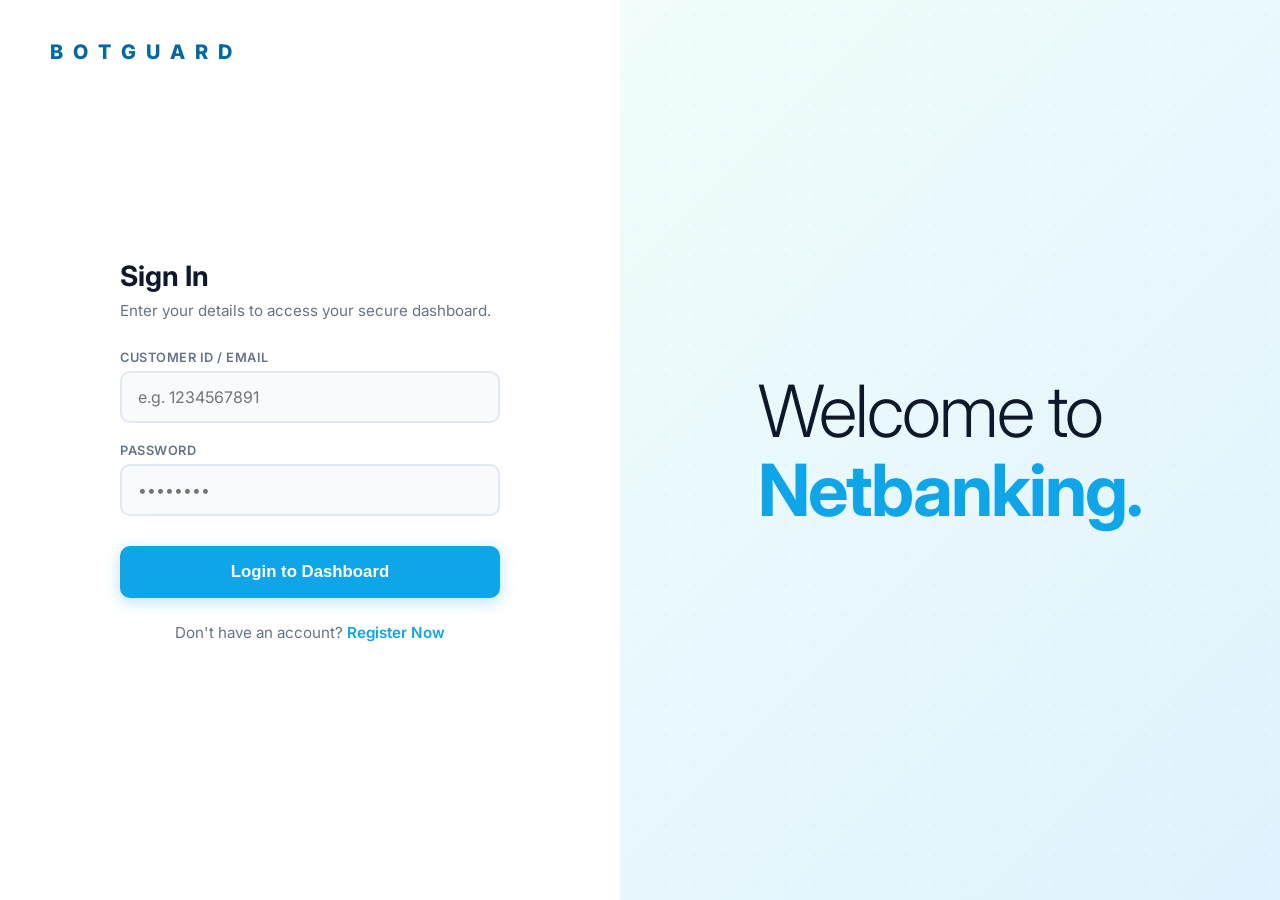
<file: BotGuard/login.html>
<!DOCTYPE html>
<html lang="en">
<head>
    <meta charset="UTF-8">
    <meta name="viewport" content="width=device-width, initial-scale=1.0">
    <title>B O T G U A R D | Sign In</title>
    <link href="https://fonts.googleapis.com/css2?family=Inter:wght@300;400;500;600;700&display=swap" rel="stylesheet">
    <style>
        :root {
            --primary: #0ea5e9;
            --primary-hover: #0284c7;
            --text-main: #0f172a;
            --text-muted: #64748b;
            --border-color: #e2e8f0;
            --bg-light: #ffffff;
            --danger: #ef4444;
        }

        body, html { margin: 0; padding: 0; font-family: 'Inter', sans-serif; height: 100vh; background-color: var(--bg-light); overflow: hidden; }
        .split-layout { display: flex; height: 100vh; width: 100vw; }
        .left-panel { flex: 1; display: flex; flex-direction: column; justify-content: center; align-items: center; padding: 40px; background: #ffffff; position: relative; }
        .right-panel { flex: 1; background: linear-gradient(135deg, #f0fdfa 0%, #e0f2fe 100%); display: flex; justify-content: center; align-items: center; padding: 60px; position: relative; }
        .right-panel::before { content: ''; position: absolute; top: 0; left: 0; right: 0; bottom: 0; background-image: radial-gradient(var(--primary) 1px, transparent 1px); background-size: 30px 30px; opacity: 0.05; }
        
        .brand-logo { position: absolute; top: 40px; left: 50px; font-size: 1.25rem; font-weight: 800; letter-spacing: 3px; color: #0369a1; text-transform: uppercase; text-decoration: none; }
        .right-panel h1 { font-size: 4.5rem; font-weight: 300; letter-spacing: -2px; color: var(--text-main); line-height: 1.1; max-width: 500px; margin: 0; z-index: 1; }
        .right-panel h1 span { font-weight: 700; color: var(--primary); }

        .login-wrapper { width: 100%; max-width: 380px; animation: fadeIn 0.5s ease-out; }
        @keyframes fadeIn { from { opacity: 0; transform: translateY(10px); } to { opacity: 1; transform: translateY(0); } }
        .login-wrapper h2 { font-size: 1.75rem; font-weight: 700; color: var(--text-main); margin: 0 0 8px 0; }
        .login-wrapper p { color: var(--text-muted); font-size: 0.95rem; margin: 0 0 30px 0; }
        .input-group { margin-bottom: 20px; }
        .input-group label { display: block; font-size: 0.8rem; font-weight: 600; color: var(--text-muted); margin-bottom: 6px; text-transform: uppercase; letter-spacing: 0.5px; }
        .input-group input { width: 100%; padding: 14px 16px; border: 2px solid var(--border-color); border-radius: 10px; font-size: 1rem; font-family: 'Inter', sans-serif; color: var(--text-main); background-color: #f8fafc; box-sizing: border-box; transition: all 0.3s ease; }
        .input-group input:focus { outline: none; border-color: var(--primary); background-color: white; box-shadow: 0 0 0 4px rgba(14, 165, 233, 0.15); }
        
        .btn-login { width: 100%; padding: 16px; margin-top: 10px; background: var(--primary); color: white; border: none; border-radius: 10px; font-size: 1.05rem; font-weight: 600; cursor: pointer; box-shadow: 0 4px 15px rgba(14, 165, 233, 0.3); transition: all 0.2s ease; }
        .btn-login:hover { transform: translateY(-2px); background: var(--primary-hover); }
        .register-link { text-align: center; margin-top: 25px; font-size: 0.95rem; color: var(--text-muted); }
        .register-link a { color: var(--primary); font-weight: 600; text-decoration: none; }
        .register-link a:hover { text-decoration: underline; }

        /* --- BOT ERROR OVERLAY --- */
        .bot-overlay { display: none; position: fixed; top: 0; left: 0; right: 0; bottom: 0; background: rgba(15, 23, 42, 0.95); backdrop-filter: blur(10px); z-index: 9999; justify-content: center; align-items: center; flex-direction: column; animation: flashIn 0.2s ease-out; }
        @keyframes flashIn { from { opacity: 0; transform: scale(1.05); } to { opacity: 1; transform: scale(1); } }
        .bot-alert-box { background: #1e293b; border: 2px solid var(--danger); padding: 40px 60px; border-radius: 16px; text-align: center; box-shadow: 0 20px 40px rgba(239, 68, 68, 0.2); }
        .bot-alert-icon { font-size: 3rem; margin-bottom: 15px; }
        .bot-alert-text { color: var(--danger); font-size: 1.5rem; font-weight: 700; margin: 0 0 10px 0; letter-spacing: 0.5px; }
        .bot-alert-sub { color: #94a3b8; font-size: 1rem; margin: 0; }

        /* --- THE HONEYPOT CSS --- */
        .honeypot-trap {
            position: absolute; 
            left: -9999px; 
            top: -9999px; 
            opacity: 0; 
            z-index: -1;
        }

        @media (max-width: 900px) {
            .split-layout { flex-direction: column-reverse; height: auto; min-height: 100vh; overflow-y: auto; }
            .right-panel { flex: none; padding: 60px 20px; text-align: center; }
            .right-panel h1 { font-size: 3rem; }
            .brand-logo { position: relative; top: 0; left: 0; margin-bottom: 30px; display: block; text-align: center; }
            body, html { overflow: auto; }
        }
    </style>
</head>
<body>

    <div class="split-layout">
        <div class="left-panel">
            <a href="landing.html" class="brand-logo">B O T G U A R D</a>
            
            <div class="login-wrapper">
                <h2>Sign In</h2>
                <p>Enter your details to access your secure dashboard.</p>
                
                <form id="login-form">
                    <div class="input-group">
                        <label>Customer ID / Email</label>
                        <input type="text" id="cust-id" placeholder="e.g. 1234567891" required autocomplete="off">
                    </div>

                    <div class="input-group honeypot-trap" aria-hidden="true">
                        <label>Phone Number (Do not fill this out)</label>
                        <input type="text" id="trap-phone" tabindex="-1" autocomplete="off">
                    </div>
                    
                    <div class="input-group">
                        <label>Password</label>
                        <input type="password" id="password" placeholder="••••••••" required autocomplete="off">
                    </div>

                    <button type="submit" class="btn-login">Login to Dashboard</button>
                </form>

                <div class="register-link">
                    Don't have an account? <a href="register.html">Register Now</a>
                </div>
            </div>
        </div>

        <div class="right-panel">
            <h1>Welcome to<br><span>Netbanking.</span></h1>
        </div>
    </div>

    <div class="bot-overlay" id="bot-overlay">
        <div class="bot-alert-box">
            <div class="bot-alert-icon">⚠️</div>
            <h2 class="bot-alert-text" id="bot-reason-text">BOT Flagged.</h2>
            <p class="bot-alert-sub">Terminating session and redirecting...</p>
        </div>
    </div>

    <script>
        let keystrokeTimes = [];
        let isBotFlagged = false;

        // Logging Function
        function logAuthAttempt(isBot, reason = "") {
            let history = JSON.parse(localStorage.getItem('botguardLoginHistory')) || [];
            const now = new Date();
            const dateStr = now.toLocaleDateString('en-US', { month: 'short', day: 'numeric', year: 'numeric' });
            const timeStr = now.toLocaleTimeString([], { hour: '2-digit', minute: '2-digit', second: '2-digit' });

            let riskLabel = isBot ? "High Risk" : "Normal Risk";
            if (reason) riskLabel += " - " + reason;

            history.unshift({
                date: dateStr,
                time: timeStr,
                entity: isBot ? "Bot Automation Detected" : "Human Verified",
                risk: riskLabel
            });

            if (history.length > 15) history.pop();
            localStorage.setItem('botguardLoginHistory', JSON.stringify(history));
        }

        function triggerBotTrap(reasonMsg) {
            if (isBotFlagged) return; 
            isBotFlagged = true;
            
            // Log the specific bot attack
            logAuthAttempt(true, reasonMsg);
            
            // Update the UI text so the judges know exactly what caught the bot
            document.getElementById('bot-reason-text').innerText = `BOT Caught: ${reasonMsg}`;
            
            const overlay = document.getElementById('bot-overlay');
            overlay.style.display = 'flex';
            
            setTimeout(() => { window.location.href = 'landing.html'; }, 3000);
        }

        const inputs = document.querySelectorAll('#cust-id, #password');

        inputs.forEach(input => {
            input.addEventListener('keydown', (e) => {
                if (e.key.length === 1) {
                    const now = performance.now();
                    keystrokeTimes.push(now);
                    
                    if (keystrokeTimes.length >= 5) {
                        const lastIndex = keystrokeTimes.length - 1;
                        const timeDifference = keystrokeTimes[lastIndex] - keystrokeTimes[lastIndex - 4];
                        
                        if (timeDifference < 200) { 
                            triggerBotTrap("Abnormal Typing Speed"); 
                        }
                    }
                }
            });

            input.addEventListener('paste', (e) => {
                e.preventDefault(); 
                triggerBotTrap("Credential Stuffing (Paste)");
            });
        });

        document.getElementById('login-form').addEventListener('submit', (e) => {
            e.preventDefault(); 
            
            if (isBotFlagged) return; 

            // --- THE HONEYPOT CHECK ---
            const honeypotValue = document.getElementById('trap-phone').value;
            if (honeypotValue.length > 0) {
                // A bot found the hidden field and filled it out!
                triggerBotTrap("DOM Honeypot Triggered");
                return;
            }

            const passLength = document.getElementById('password').value.length;

            if (passLength > 0 && keystrokeTimes.length === 0) {
                triggerBotTrap("DOM Script Injection");
                return;
            }

            const enteredId = document.getElementById('cust-id').value;
            const enteredPass = document.getElementById('password').value;

            const savedEmail = localStorage.getItem('botguard_user_email');
            const savedPass = localStorage.getItem('botguard_user_pass');

            const isHardcodedValid = (enteredId === '1234567891' && enteredPass === 'admin25');
            const isSavedValid = (savedEmail && savedPass && enteredId === savedEmail && enteredPass === savedPass);

            if (isHardcodedValid || isSavedValid) {
                logAuthAttempt(false);
                window.location.href = 'index.html';
            } else {
                alert('Invalid Customer ID or Password. Please try again.');
                document.getElementById('password').value = '';
                keystrokeTimes = []; 
            }
        });
    </script>
</body>
</html>
</file>
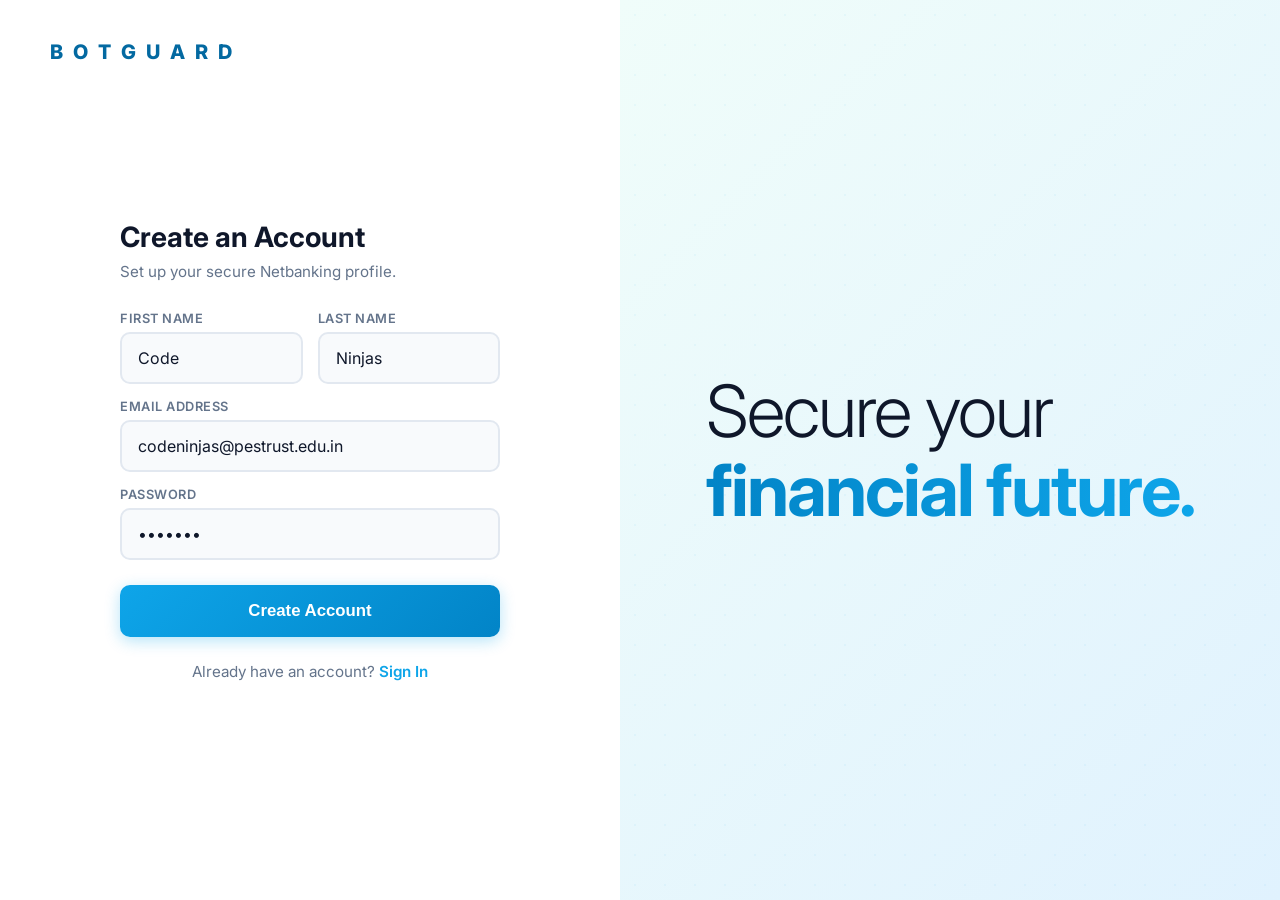
<file: BotGuard/register.html>
<!DOCTYPE html>
<html lang="en">

<head>
    <meta charset="UTF-8">
    <meta name="viewport" content="width=device-width, initial-scale=1.0">
    <title>B O T G U A R D | Register</title>
    <link href="https://fonts.googleapis.com/css2?family=Inter:wght@300;400;500;600;700&display=swap" rel="stylesheet">
    <style>
        :root {
            --primary: #0ea5e9;
            --primary-hover: #0284c7;
            --text-main: #0f172a;
            --text-muted: #64748b;
            --border-color: #e2e8f0;
            --bg-light: #ffffff;
        }

        body,
        html {
            margin: 0;
            padding: 0;
            font-family: 'Inter', sans-serif;
            height: 100vh;
            background-color: var(--bg-light);
            overflow: hidden;
        }

        .split-layout {
            display: flex;
            height: 100vh;
            width: 100vw;
        }

        .left-panel {
            flex: 1;
            display: flex;
            flex-direction: column;
            justify-content: center;
            align-items: center;
            padding: 40px;
            background: #ffffff;
            position: relative;
        }

        .right-panel {
            flex: 1;
            background: linear-gradient(135deg, #f0fdfa 0%, #e0f2fe 100%);
            display: flex;
            justify-content: center;
            align-items: center;
            padding: 60px;
            position: relative;
        }

        .right-panel::before {
            content: '';
            position: absolute;
            top: 0;
            left: 0;
            right: 0;
            bottom: 0;
            background-image: radial-gradient(var(--primary) 1px, transparent 1px);
            background-size: 30px 30px;
            opacity: 0.05;
        }

        .brand-logo {
            position: absolute;
            top: 40px;
            left: 50px;
            font-size: 1.25rem;
            font-weight: 800;
            letter-spacing: 3px;
            color: #0369a1;
            text-transform: uppercase;
            text-decoration: none;
        }

        .right-panel h1 {
            font-size: 4.5rem;
            font-weight: 300;
            letter-spacing: -2px;
            color: var(--text-main);
            line-height: 1.1;
            max-width: 500px;
            margin: 0;
            z-index: 1;
        }

        .right-panel h1 span {
            font-weight: 700;
            background: linear-gradient(to right, #0284c7, #0ea5e9);
            -webkit-background-clip: text;
            background-clip: text;
            -webkit-text-fill-color: transparent;
        }

        .login-wrapper {
            width: 100%;
            max-width: 380px;
            animation: fadeIn 0.5s ease-out;
        }

        @keyframes fadeIn {
            from {
                opacity: 0;
                transform: translateY(10px);
            }

            to {
                opacity: 1;
                transform: translateY(0);
            }
        }

        .login-wrapper h2 {
            font-size: 1.75rem;
            font-weight: 700;
            color: var(--text-main);
            margin: 0 0 8px 0;
        }

        .login-wrapper p {
            color: var(--text-muted);
            font-size: 0.95rem;
            margin: 0 0 30px 0;
        }

        .form-row {
            display: flex;
            gap: 15px;
        }

        .form-row .input-group {
            flex: 1;
        }

        .input-group {
            margin-bottom: 15px;
        }

        .input-group label {
            display: block;
            font-size: 0.8rem;
            font-weight: 600;
            color: var(--text-muted);
            margin-bottom: 6px;
            text-transform: uppercase;
            letter-spacing: 0.5px;
        }

        .input-group input {
            width: 100%;
            padding: 14px 16px;
            border: 2px solid var(--border-color);
            border-radius: 10px;
            font-size: 1rem;
            font-family: 'Inter', sans-serif;
            color: var(--text-main);
            background-color: #f8fafc;
            box-sizing: border-box;
            transition: all 0.3s ease;
        }

        .input-group input:focus {
            outline: none;
            border-color: var(--primary);
            background-color: white;
            box-shadow: 0 0 0 4px rgba(14, 165, 233, 0.15);
        }

        .btn-login {
            width: 100%;
            padding: 16px;
            margin-top: 10px;
            background: linear-gradient(135deg, #0ea5e9 0%, #0284c7 100%);
            color: white;
            border: none;
            border-radius: 10px;
            font-size: 1.05rem;
            font-weight: 600;
            cursor: pointer;
            box-shadow: 0 4px 15px rgba(14, 165, 233, 0.3);
            transition: all 0.2s ease;
        }

        .btn-login:hover {
            transform: translateY(-2px);
            box-shadow: 0 8px 20px rgba(14, 165, 233, 0.4);
        }

        .register-link {
            text-align: center;
            margin-top: 25px;
            font-size: 0.95rem;
            color: var(--text-muted);
        }

        .register-link a {
            color: var(--primary);
            font-weight: 600;
            text-decoration: none;
            transition: color 0.2s ease;
        }

        .register-link a:hover {
            color: var(--primary-hover);
            text-decoration: underline;
        }

        @media (max-width: 900px) {
            .split-layout {
                flex-direction: column-reverse;
                height: auto;
                min-height: 100vh;
                overflow-y: auto;
            }

            .right-panel {
                flex: none;
                padding: 60px 20px;
                text-align: center;
            }

            .right-panel h1 {
                font-size: 3rem;
            }

            .brand-logo {
                position: relative;
                top: 0;
                left: 0;
                margin-bottom: 30px;
                display: block;
                text-align: center;
            }

            body,
            html {
                overflow: auto;
            }
        }
    </style>
</head>

<body>

    <div class="split-layout">
        <div class="left-panel">
            <a href="landing.html" class="brand-logo">B O T G U A R D</a>

            <div class="login-wrapper">
                <h2>Create an Account</h2>
                <p>Set up your secure Netbanking profile.</p>

                <form id="register-form">
                    <div class="form-row">
                        <div class="input-group">
                            <label>First Name</label>
                            <input type="text" id="reg-fname" value="Code" required>
                        </div>
                        <div class="input-group">
                            <label>Last Name</label>
                            <input type="text" id="reg-lname" value="Ninjas" required>
                        </div>
                    </div>

                    <div class="input-group">
                        <label>Email Address</label>
                        <input type="email" id="reg-email" value="codeninjas@pestrust.edu.in" required>
                    </div>

                    <div class="input-group">
                        <label>Password</label>
                        <input type="password" id="reg-password" value="admin25" required>
                    </div>

                    <button type="submit" class="btn-login">Create Account</button>
                </form>

                <div class="register-link">
                    Already have an account? <a href="login.html">Sign In</a>
                </div>
            </div>
        </div>

        <div class="right-panel">
            <h1>Secure your<br><span>financial future.</span></h1>
        </div>
    </div>

    <script>
        document.getElementById('register-form').addEventListener('submit', function (e) {
            e.preventDefault();

            const fName = document.getElementById('reg-fname').value;
            const email = document.getElementById('reg-email').value;
            const pass = document.getElementById('reg-password').value;

            // Save the exact credentials the user typed into local storage
            localStorage.setItem('botguard_user_email', email);
            localStorage.setItem('botguard_user_pass', pass);

            alert(`Account created successfully, ${fName}!\n\nYou can now log in using your Email Address and Password.`);

            window.location.href = 'login.html';
        });
    </script>
</body>

</html>
</file>
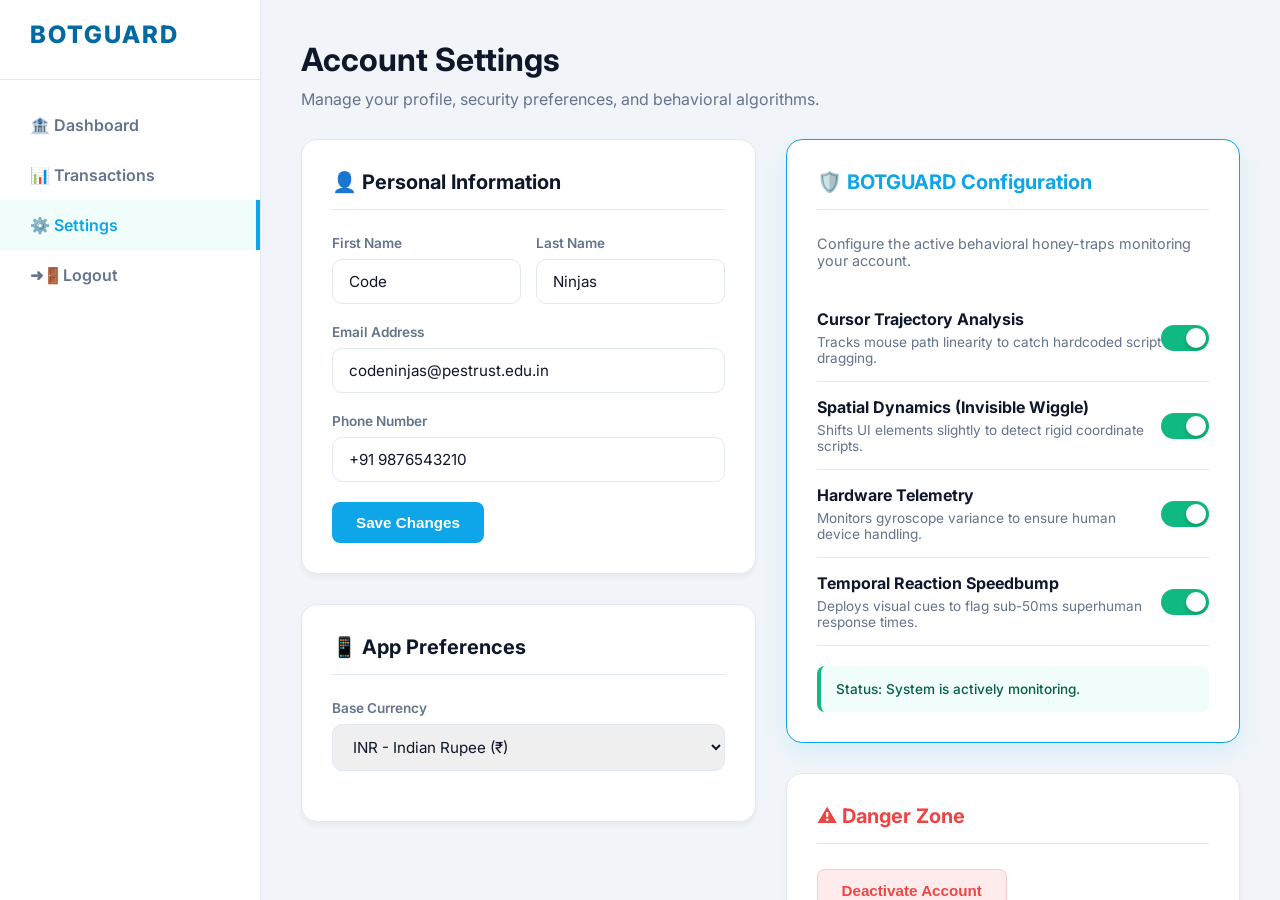
<file: BotGuard/settings.html>
<!DOCTYPE html>
<html lang="en">
<head>
    <meta charset="UTF-8">
    <meta name="viewport" content="width=device-width, initial-scale=1.0">
    <title>B O T G U A R D | Settings</title>
    <link href="https://fonts.googleapis.com/css2?family=Inter:wght@300;400;500;600;700;800&display=swap" rel="stylesheet">
    <style>
        :root { --primary: #0ea5e9; --primary-dark: #0284c7; --bg-body: #f1f5f9; --bg-surface: #ffffff; --text-main: #0f172a; --text-muted: #64748b; --border: #e2e8f0; --danger: #ef4444; --success: #10b981; }
        body { margin: 0; font-family: 'Inter', sans-serif; background-color: var(--bg-body); color: var(--text-main); display: flex; height: 100vh; overflow: hidden; }
        .sidebar { width: 260px; background: var(--bg-surface); border-right: 1px solid var(--border); display: flex; flex-direction: column; padding: 20px 0; flex-shrink: 0; }
        .brand { font-size: 1.5rem; font-weight: 800; color: #0369a1; letter-spacing: 2px; padding: 0 30px 30px 30px; border-bottom: 1px solid var(--border); margin-bottom: 20px; }
        .nav-item { padding: 15px 30px; color: var(--text-muted); text-decoration: none; font-weight: 600; display: flex; align-items: center; gap: 10px; transition: all 0.2s; }
        .nav-item.active { color: var(--primary); background: #f0fdfa; border-right: 4px solid var(--primary); }
        .nav-item:hover:not(.active) { background: #f8fafc; color: var(--text-main); }
        .main-content { flex: 1; padding: 40px; overflow-y: auto; }
        .header { margin-bottom: 30px; }
        .header h1 { margin: 0 0 10px 0; font-size: 2rem; color: var(--text-main); }
        .header p { margin: 0; color: var(--text-muted); }
        .settings-grid { display: grid; grid-template-columns: 1fr 1fr; gap: 30px; max-width: 1200px; }
        .card { background: var(--bg-surface); border-radius: 16px; padding: 30px; box-shadow: 0 4px 6px -1px rgba(0, 0, 0, 0.05); border: 1px solid var(--border); }
        .card-title { font-size: 1.25rem; font-weight: 700; margin: 0 0 25px 0; padding-bottom: 15px; border-bottom: 1px solid var(--border); display: flex; align-items: center; gap: 10px; }
        .input-group { margin-bottom: 20px; }
        .input-group label { display: block; font-size: 0.85rem; font-weight: 600; color: var(--text-muted); margin-bottom: 8px; }
        .input-group input, .input-group select { width: 100%; padding: 12px 16px; border: 1px solid var(--border); border-radius: 10px; font-size: 0.95rem; font-family: 'Inter', sans-serif; color: var(--text-main); box-sizing: border-box; outline: none; transition: border-color 0.2s; }
        .input-group input:focus, .input-group select:focus { border-color: var(--primary); }
        .row { display: flex; gap: 15px; }
        .row .input-group { flex: 1; }
        .btn { padding: 12px 24px; background: var(--primary); color: white; border: none; border-radius: 8px; font-size: 0.95rem; font-weight: 600; cursor: pointer; transition: background 0.2s; }
        .btn:hover { background: var(--primary-dark); }
        .btn-danger { background: rgba(239, 68, 68, 0.1); color: var(--danger); border: 1px solid rgba(239, 68, 68, 0.2); }
        .btn-danger:hover { background: var(--danger); color: white; }
        .toggle-row { display: flex; justify-content: space-between; align-items: center; padding: 15px 0; border-bottom: 1px solid var(--border); }
        .toggle-row:last-child { border-bottom: none; }
        .toggle-info h4 { margin: 0 0 5px 0; font-size: 1rem; color: var(--text-main); }
        .toggle-info p { margin: 0; font-size: 0.85rem; color: var(--text-muted); }
        .switch { position: relative; display: inline-block; width: 48px; height: 26px; flex-shrink: 0; }
        .switch input { opacity: 0; width: 0; height: 0; }
        .slider { position: absolute; cursor: pointer; top: 0; left: 0; right: 0; bottom: 0; background-color: #cbd5e1; transition: .3s; border-radius: 34px; }
        .slider:before { position: absolute; content: ""; height: 20px; width: 20px; left: 3px; bottom: 3px; background-color: white; transition: .3s; border-radius: 50%; box-shadow: 0 2px 4px rgba(0,0,0,0.2); }
        input:checked + .slider { background-color: var(--success); }
        input:checked + .slider:before { transform: translateX(22px); }
        @media (max-width: 1024px) { .settings-grid { grid-template-columns: 1fr; } }
    </style>
</head>
<body>

    <aside class="sidebar">
        <div class="brand">BOTGUARD</div>
        <a href="index.html" class="nav-item">🏦 Dashboard</a>
        <a href="transactions.html" class="nav-item">📊 Transactions</a>
        <a href="settings.html" class="nav-item active">⚙️ Settings</a>
        <a href="login.html" class="nav-item">➜🚪Logout</a>
    </aside>

    <main class="main-content">
        <div class="header">
            <h1>Account Settings</h1>
            <p>Manage your profile, security preferences, and behavioral algorithms.</p>
        </div>

        <div class="settings-grid">
            <div style="display: flex; flex-direction: column; gap: 30px;">
                <div class="card">
                    <h2 class="card-title">👤 Personal Information</h2>
                    <form onsubmit="event.preventDefault(); alert('Profile updated successfully!');">
                        <div class="row">
                            <div class="input-group"><label>First Name</label><input type="text" value="Code"></div>
                            <div class="input-group"><label>Last Name</label><input type="text" value="Ninjas"></div>
                        </div>
                        <div class="input-group"><label>Email Address</label><input type="email" value="codeninjas@pestrust.edu.in"></div>
                        <div class="input-group"><label>Phone Number</label><input type="tel" value="+91 9876543210"></div>
                        <button type="submit" class="btn">Save Changes</button>
                    </form>
                </div>

                <div class="card">
                    <h2 class="card-title">📱 App Preferences</h2>
                    <div class="input-group">
                        <label>Base Currency</label>
                        <select><option>INR - Indian Rupee (₹)</option><option>USD - US Dollar ($)</option></select>
                    </div>
                </div>
            </div>

            <div style="display: flex; flex-direction: column; gap: 30px;">
                <div class="card" style="border: 1px solid var(--primary); box-shadow: 0 10px 25px rgba(14, 165, 233, 0.1);">
                    <h2 class="card-title" style="color: var(--primary);">🛡️ BOTGUARD Configuration</h2>
                    <p style="font-size: 0.9rem; color: var(--text-muted); margin-bottom: 25px;">Configure the active behavioral honey-traps monitoring your account.</p>

                    <div class="toggle-row">
                        <div class="toggle-info">
                            <h4>Cursor Trajectory Analysis</h4>
                            <p>Tracks mouse path linearity to catch hardcoded script dragging.</p>
                        </div>
                        <label class="switch">
                            <input type="checkbox" id="trap-cursor" checked>
                            <span class="slider"></span>
                        </label>
                    </div>

                    <div class="toggle-row">
                        <div class="toggle-info">
                            <h4>Spatial Dynamics (Invisible Wiggle)</h4>
                            <p>Shifts UI elements slightly to detect rigid coordinate scripts.</p>
                        </div>
                        <label class="switch">
                            <input type="checkbox" id="trap-spatial" checked>
                            <span class="slider"></span>
                        </label>
                    </div>

                    <div class="toggle-row">
                        <div class="toggle-info">
                            <h4>Hardware Telemetry</h4>
                            <p>Monitors gyroscope variance to ensure human device handling.</p>
                        </div>
                        <label class="switch">
                            <input type="checkbox" id="trap-hardware" checked>
                            <span class="slider"></span>
                        </label>
                    </div>

                    <div class="toggle-row">
                        <div class="toggle-info">
                            <h4>Temporal Reaction Speedbump</h4>
                            <p>Deploys visual cues to flag sub-50ms superhuman response times.</p>
                        </div>
                        <label class="switch">
                            <input type="checkbox" id="trap-temporal" checked>
                            <span class="slider"></span>
                        </label>
                    </div>
                    
                    <div style="margin-top: 20px; padding: 15px; background: #f0fdfa; border-radius: 8px; border-left: 4px solid var(--success);">
                        <p id="status-text" style="margin: 0; font-size: 0.85rem; color: #065f46; font-weight: 500;">Status: System is actively monitoring.</p>
                    </div>
                </div>

                <div class="card">
                    <h2 class="card-title" style="color: var(--danger); border-color: rgba(239, 68, 68, 0.2);">⚠️ Danger Zone</h2>
                    <div style="display: flex; gap: 15px;">
                        <button class="btn btn-danger" onclick="alert('Action blocked.')">Deactivate Account</button>
                    </div>
                </div>
            </div>
        </div>
    </main>

    <script>
        // Load settings including the new cursor parameter (removed typing)
        const defaultSettings = { spatial: true, hardware: true, temporal: true, cursor: true };
        let engineSettings = JSON.parse(localStorage.getItem('botguardConfig')) || defaultSettings;

        document.getElementById('trap-cursor').checked = engineSettings.cursor;
        document.getElementById('trap-spatial').checked = engineSettings.spatial;
        document.getElementById('trap-hardware').checked = engineSettings.hardware;
        document.getElementById('trap-temporal').checked = engineSettings.temporal;

        function updateSettings() {
            engineSettings = {
                cursor: document.getElementById('trap-cursor').checked,
                spatial: document.getElementById('trap-spatial').checked,
                hardware: document.getElementById('trap-hardware').checked,
                temporal: document.getElementById('trap-temporal').checked
            };
            localStorage.setItem('botguardConfig', JSON.stringify(engineSettings));
            
            const statusText = document.getElementById('status-text');
            statusText.innerText = "Status: Configuration updated successfully.";
            setTimeout(() => statusText.innerText = "Status: System is actively monitoring.", 2000);
        }

        document.getElementById('trap-cursor').addEventListener('change', updateSettings);
        document.getElementById('trap-spatial').addEventListener('change', updateSettings);
        document.getElementById('trap-hardware').addEventListener('change', updateSettings);
        document.getElementById('trap-temporal').addEventListener('change', updateSettings);
    </script>
</body>
</html>
</file>
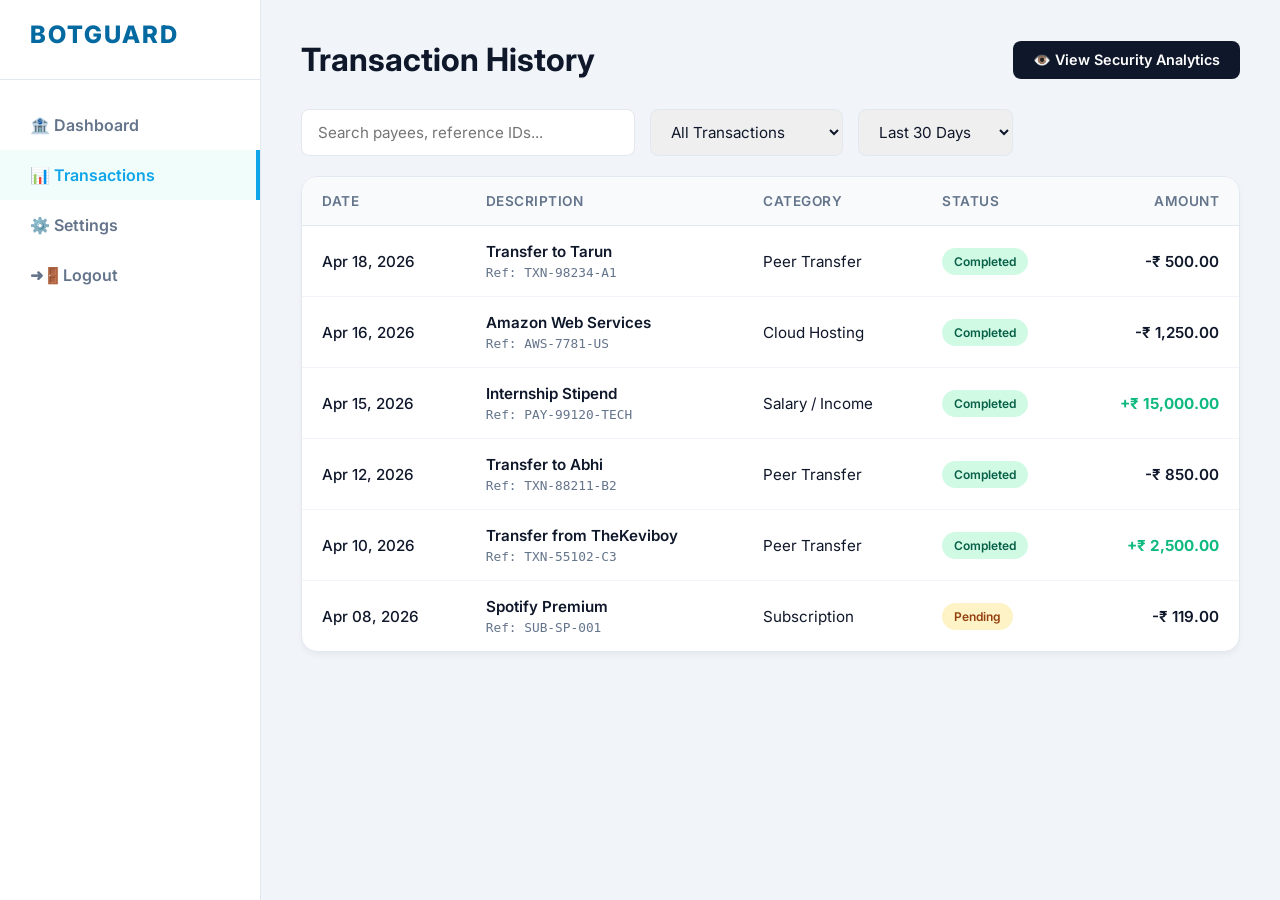
<file: BotGuard/transactions.html>
<!DOCTYPE html>
<html lang="en">

<head>
    <meta charset="UTF-8">
    <meta name="viewport" content="width=device-width, initial-scale=1.0">
    <title>B O T G U A R D | Transactions</title>
    <link href="https://fonts.googleapis.com/css2?family=Inter:wght@300;400;500;600;700;800&display=swap"
        rel="stylesheet">
    <style>
        :root {
            --primary: #0ea5e9;
            --primary-dark: #0284c7;
            --bg-body: #f1f5f9;
            --bg-surface: #ffffff;
            --text-main: #0f172a;
            --text-muted: #64748b;
            --border: #e2e8f0;
            --credit: #10b981;
            /* Green */
            --debit: #0f172a;
            /* Dark */
        }

        body {
            margin: 0;
            font-family: 'Inter', sans-serif;
            background-color: var(--bg-body);
            color: var(--text-main);
            display: flex;
            height: 100vh;
            overflow: hidden;
        }

        /* --- SIDEBAR --- */
        .sidebar {
            width: 260px;
            background: var(--bg-surface);
            border-right: 1px solid var(--border);
            display: flex;
            flex-direction: column;
            padding: 20px 0;
        }

        .brand {
            font-size: 1.5rem;
            font-weight: 800;
            color: #0369a1;
            letter-spacing: 2px;
            padding: 0 30px 30px 30px;
            border-bottom: 1px solid var(--border);
            margin-bottom: 20px;
        }

        .nav-item {
            padding: 15px 30px;
            color: var(--text-muted);
            text-decoration: none;
            font-weight: 600;
            display: flex;
            align-items: center;
            gap: 10px;
            transition: all 0.2s;
        }

        .nav-item.active {
            color: var(--primary);
            background: #f0fdfa;
            border-right: 4px solid var(--primary);
        }

        .nav-item:hover:not(.active) {
            background: #f8fafc;
            color: var(--text-main);
        }

        /* --- MAIN CONTENT --- */
        .main-content {
            flex: 1;
            padding: 40px;
            overflow-y: auto;
        }

        .header {
            display: flex;
            justify-content: space-between;
            align-items: center;
            margin-bottom: 30px;
        }

        .header h1 {
            margin: 0;
            font-size: 2rem;
            color: var(--text-main);
        }

        .btn-analytics {
            background: #0f172a;
            color: white;
            padding: 10px 20px;
            border-radius: 8px;
            text-decoration: none;
            font-weight: 600;
            font-size: 0.9rem;
            display: flex;
            align-items: center;
            gap: 8px;
            transition: background 0.2s;
        }

        .btn-analytics:hover {
            background: #1e293b;
        }

        /* --- FILTER BAR --- */
        .filter-bar {
            display: flex;
            gap: 15px;
            margin-bottom: 20px;
        }

        .filter-input,
        .filter-select {
            padding: 12px 16px;
            border: 1px solid var(--border);
            border-radius: 8px;
            font-size: 0.95rem;
            font-family: 'Inter', sans-serif;
            color: var(--text-main);
            outline: none;
            transition: border-color 0.2s;
        }

        .filter-input {
            flex: 1;
            max-width: 300px;
        }

        .filter-input:focus,
        .filter-select:focus {
            border-color: var(--primary);
        }

        /* --- TRANSACTIONS TABLE --- */
        .table-card {
            background: var(--bg-surface);
            border-radius: 16px;
            box-shadow: 0 4px 6px -1px rgba(0, 0, 0, 0.05);
            border: 1px solid var(--border);
            overflow: hidden;
        }

        table {
            width: 100%;
            border-collapse: collapse;
            text-align: left;
        }

        thead {
            background-color: #f8fafc;
            border-bottom: 1px solid var(--border);
        }

        th {
            padding: 16px 20px;
            font-size: 0.85rem;
            font-weight: 600;
            color: var(--text-muted);
            text-transform: uppercase;
            letter-spacing: 0.5px;
        }

        td {
            padding: 16px 20px;
            font-size: 0.95rem;
            border-bottom: 1px solid #f1f5f9;
            color: var(--text-main);
        }

        tr:last-child td {
            border-bottom: none;
        }

        tr:hover td {
            background-color: #f8fafc;
        }

        /* Data formatting */
        .tx-title {
            font-weight: 600;
            margin-bottom: 4px;
        }

        .tx-ref {
            font-size: 0.8rem;
            color: var(--text-muted);
            font-family: monospace;
        }

        .amount-credit {
            color: var(--credit);
            font-weight: 700;
        }

        .amount-debit {
            color: var(--debit);
            font-weight: 600;
        }

        /* Status Badges */
        .badge {
            padding: 6px 12px;
            border-radius: 20px;
            font-size: 0.75rem;
            font-weight: 600;
            display: inline-block;
        }

        .badge-completed {
            background-color: #d1fae5;
            color: #065f46;
        }

        .badge-pending {
            background-color: #fef3c7;
            color: #92400e;
        }
    </style>
</head>

<body>

    <aside class="sidebar">
        <div class="brand">BOTGUARD</div>
        <a href="index.html" class="nav-item">🏦 Dashboard</a>
        <a href="transactions.html" class="nav-item active">📊 Transactions</a>
        <a href="settings.html" class="nav-item">⚙️ Settings</a>
        <a href="login.html" class="nav-item">➜🚪Logout</a>
    </aside>

    <main class="main-content">
        <div class="header">
            <h1>Transaction History</h1>
            <a href="analytics.html" class="btn-analytics">👁️ View Security Analytics</a>
        </div>

        <div class="filter-bar">
            <input type="text" class="filter-input" placeholder="Search payees, reference IDs...">
            <select class="filter-select">
                <option>All Transactions</option>
                <option>Money In (Credits)</option>
                <option>Money Out (Debits)</option>
            </select>
            <select class="filter-select">
                <option>Last 30 Days</option>
                <option>Last 3 Months</option>
                <option>2026</option>
            </select>
        </div>

        <div class="table-card">
            <table>
                <thead>
                    <tr>
                        <th>Date</th>
                        <th>Description</th>
                        <th>Category</th>
                        <th>Status</th>
                        <th style="text-align: right;">Amount</th>
                    </tr>
                </thead>
                <tbody id="tx-tbody">
                </tbody>
            </table>
        </div>
    </main>

    <script>
        // Base Mock Database of Transactions
        const baseTransactions = [
            { date: "Apr 18, 2026", title: "Transfer to Tarun", ref: "TXN-98234-A1", category: "Peer Transfer", status: "Completed", amount: 500.00, type: "debit" },
            { date: "Apr 16, 2026", title: "Amazon Web Services", ref: "AWS-7781-US", category: "Cloud Hosting", status: "Completed", amount: 1250.00, type: "debit" },
            { date: "Apr 15, 2026", title: "Internship Stipend", ref: "PAY-99120-TECH", category: "Salary / Income", status: "Completed", amount: 15000.00, type: "credit" },
            { date: "Apr 12, 2026", title: "Transfer to Abhi", ref: "TXN-88211-B2", category: "Peer Transfer", status: "Completed", amount: 850.00, type: "debit" },
            { date: "Apr 10, 2026", title: "Transfer from TheKeviboy", ref: "TXN-55102-C3", category: "Peer Transfer", status: "Completed", amount: 2500.00, type: "credit" },
            { date: "Apr 08, 2026", title: "Spotify Premium", ref: "SUB-SP-001", category: "Subscription", status: "Pending", amount: 119.00, type: "debit" }
        ];

        // Fetch new transactions from Local Storage (made on the index page)
        const storedTransactions = JSON.parse(localStorage.getItem('botguardHistory')) || [];

        // Merge them together (putting the newest real-time ones at the top)
        const allTransactions = [...storedTransactions, ...baseTransactions];

        // Format Currency Helper
        function formatMoney(amount) {
            return '₹ ' + amount.toLocaleString('en-IN', { minimumFractionDigits: 2, maximumFractionDigits: 2 });
        }

        // Render Table
        const tbody = document.getElementById('tx-tbody');

        allTransactions.forEach(tx => {
            const isCredit = tx.type === 'credit';
            const amountClass = isCredit ? 'amount-credit' : 'amount-debit';
            const amountSign = isCredit ? '+' : '-';
            const statusClass = tx.status === 'Completed' ? 'badge-completed' : 'badge-pending';

            const row = `
                <tr>
                    <td><div style="font-weight: 500;">${tx.date}</div></td>
                    <td>
                        <div class="tx-title">${tx.title}</div>
                        <div class="tx-ref">Ref: ${tx.ref}</div>
                    </td>
                    <td>${tx.category}</td>
                    <td><span class="badge ${statusClass}">${tx.status}</span></td>
                    <td style="text-align: right;" class="${amountClass}">
                        ${amountSign}${formatMoney(tx.amount)}
                    </td>
                </tr>
            `;
            tbody.insertAdjacentHTML('beforeend', row);
        });
    </script>
</body>

</html>
</file>
